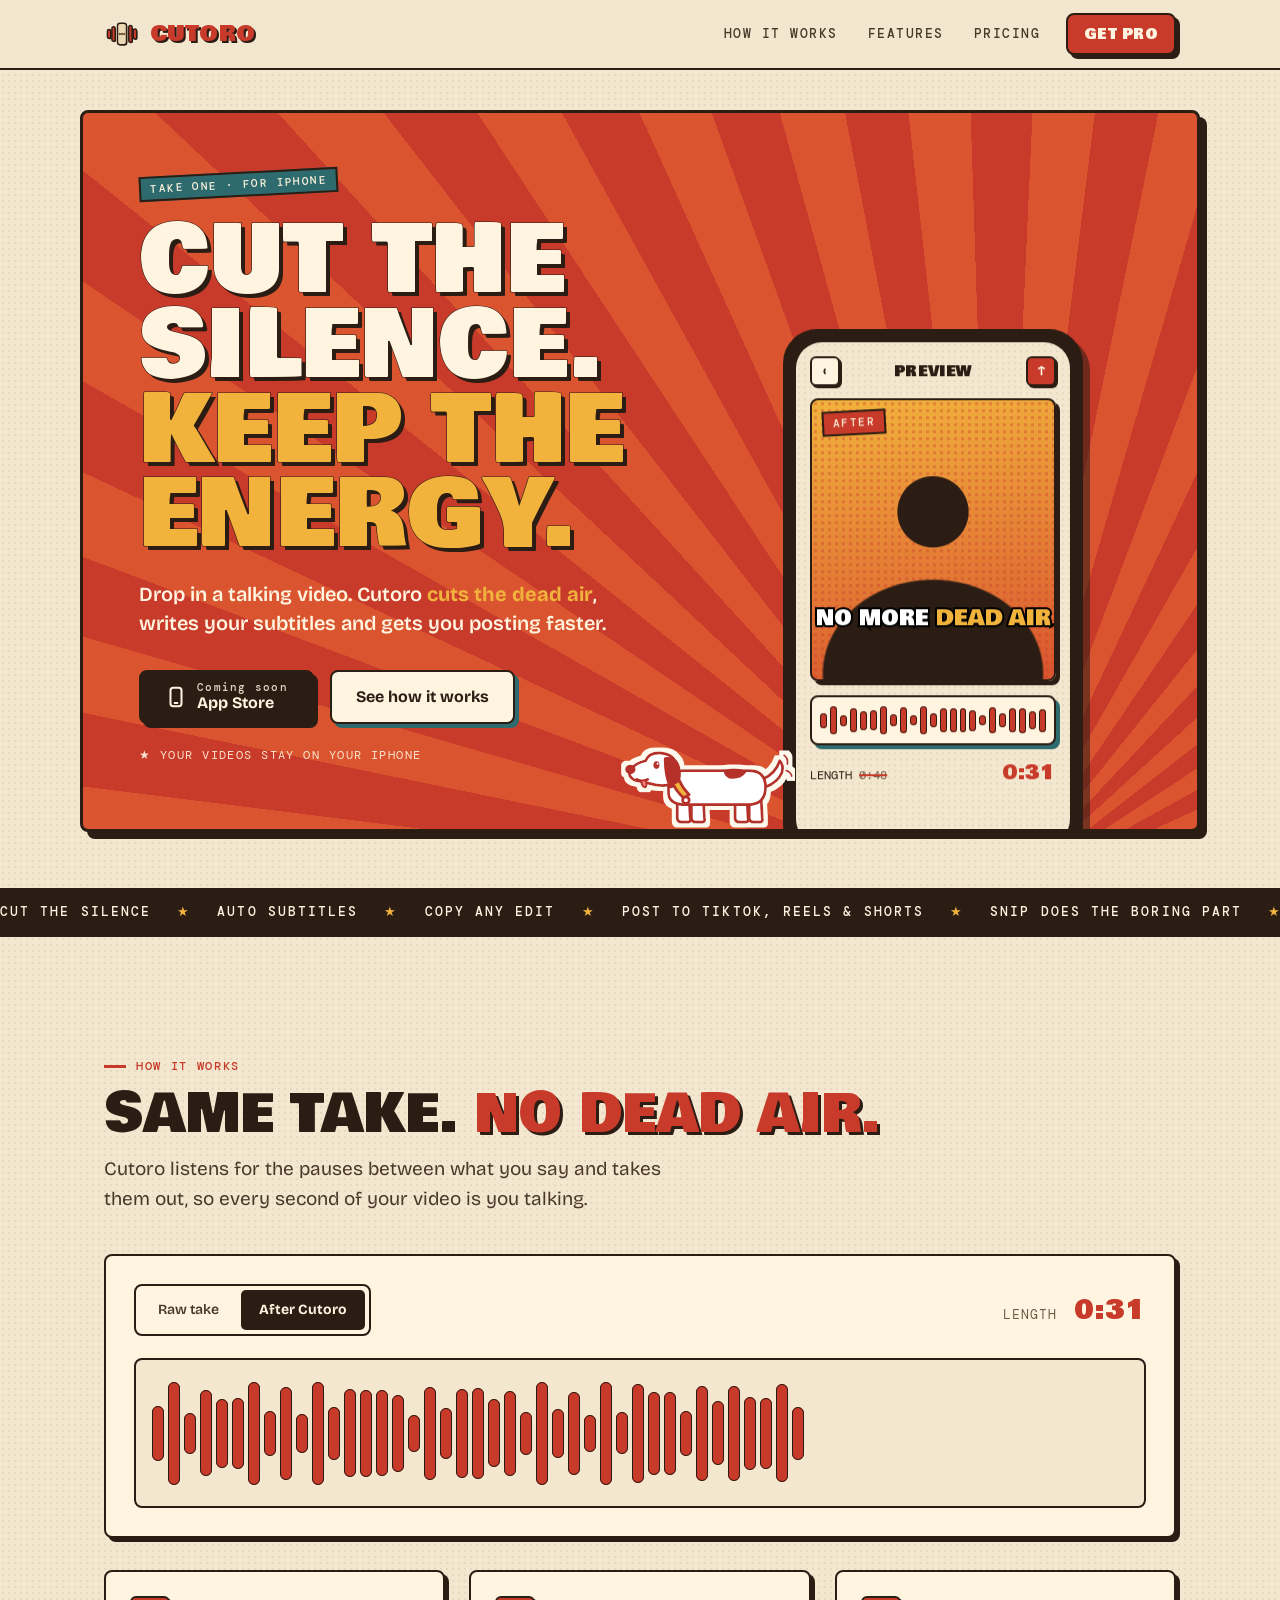
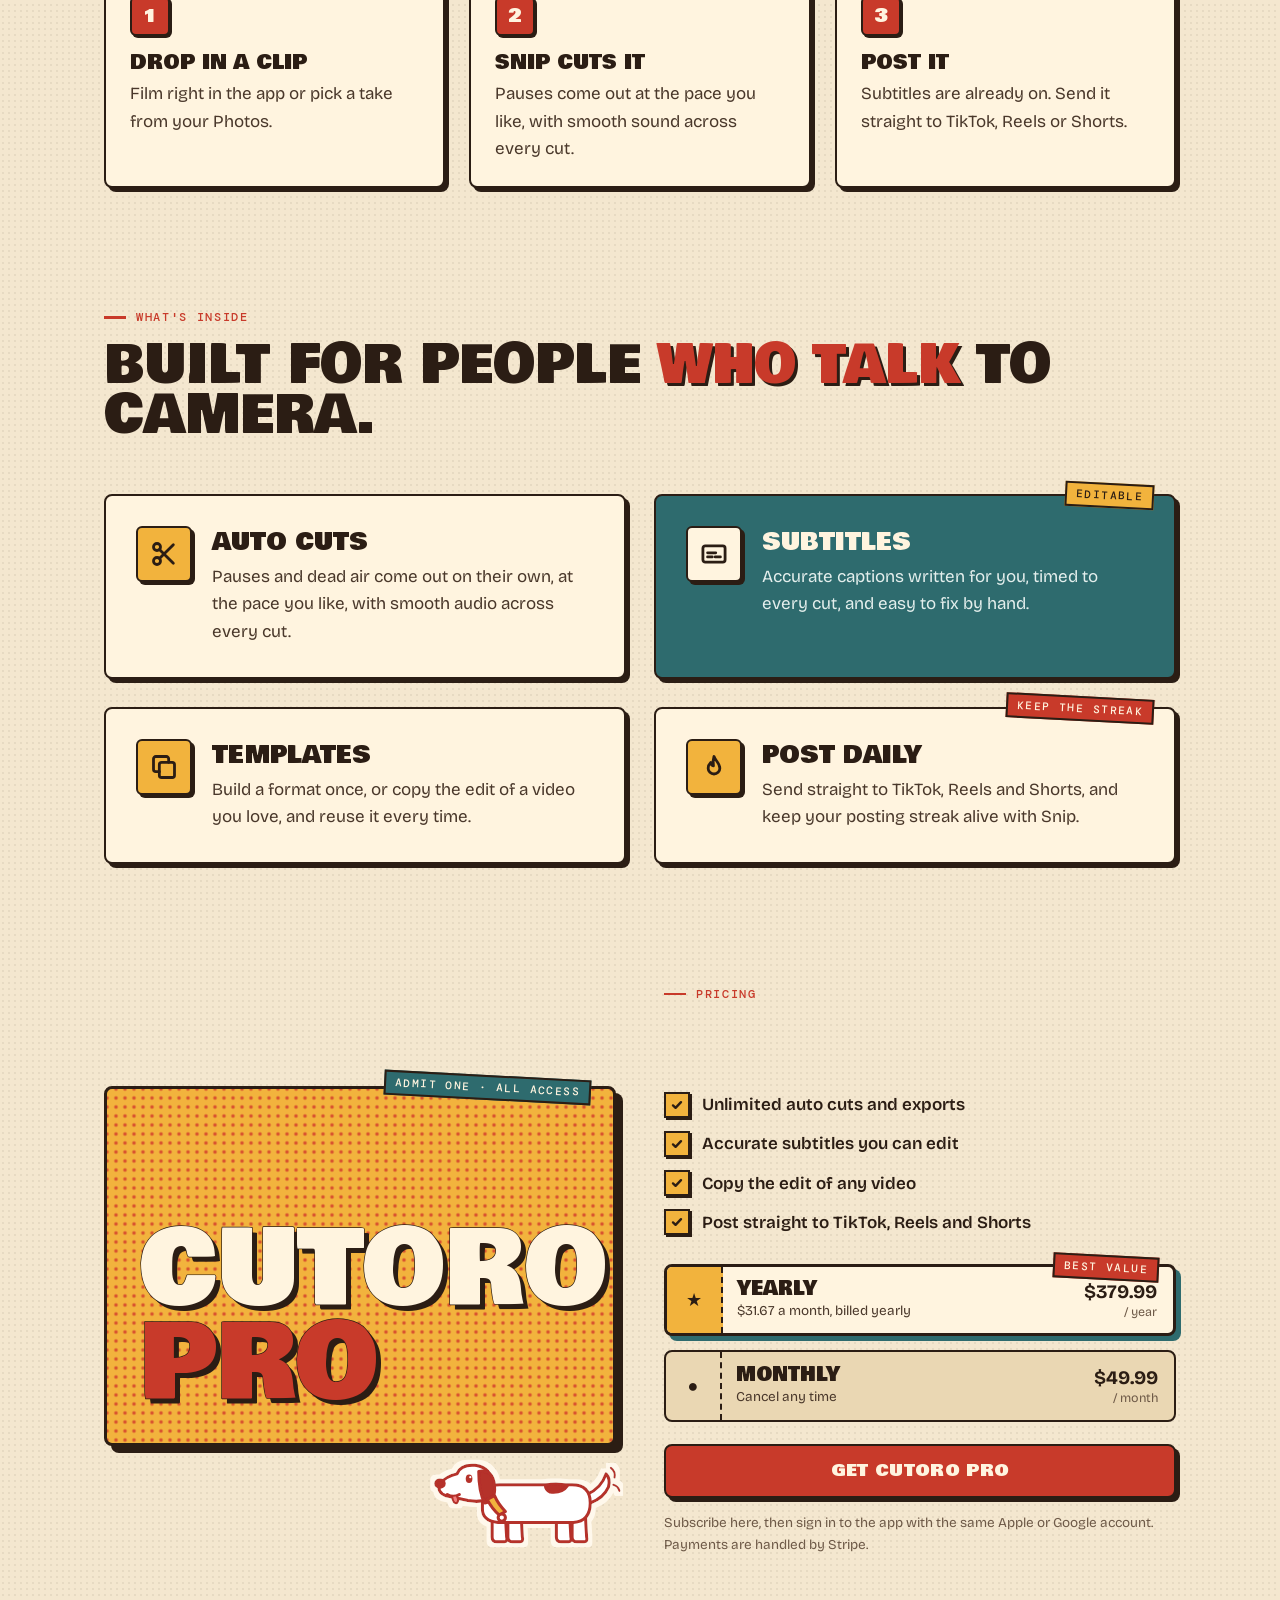
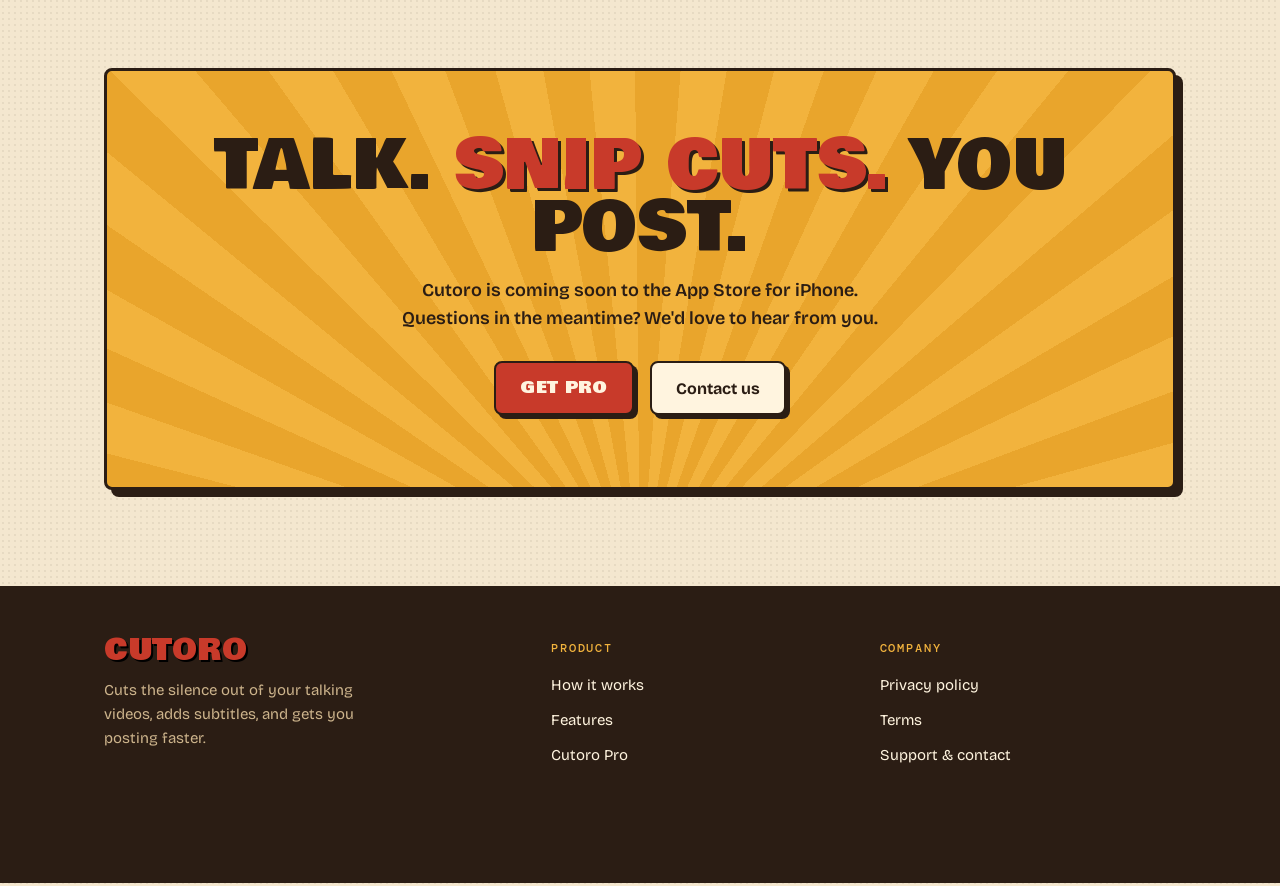
<file: index.html>
<!doctype html>
<html lang="en">
<head>
<meta charset="utf-8">
<meta name="viewport" content="width=device-width, initial-scale=1">
<title>Cutoro · Cut the silence</title>
<meta name="description" content="Cutoro cuts the silence out of your talking videos, adds subtitles, and gets you posting faster. For iPhone.">
<meta name="theme-color" content="#F4E7CF">
<meta property="og:title" content="Cutoro · Cut the silence">
<meta property="og:description" content="Drop in a clip. Cutoro cuts the silence, adds subtitles, and gets you posting faster.">
<link rel="icon" href="assets/favicon.svg" type="image/svg+xml">
<link rel="preconnect" href="https://fonts.googleapis.com">
<link rel="preconnect" href="https://fonts.gstatic.com" crossorigin>
<link href="https://fonts.googleapis.com/css2?family=Bowlby+One&family=Bricolage+Grotesque:opsz,wght@12..96,400;12..96,500;12..96,600;12..96,700&family=DM+Mono:wght@400;500&display=swap" rel="stylesheet">
<link rel="stylesheet" href="assets/site.css">
<style>
  /* ── Hero ── */
  .hero { padding: 40px 0 0; }
  .hero-poster {
    position: relative; overflow: hidden;
    border: var(--ink-heavy) solid var(--ink); border-radius: var(--corner);
    box-shadow: var(--hero-shadow) var(--hero-shadow) 0 var(--ink);
    display: grid; grid-template-columns: minmax(0, 1.15fr) minmax(0, 0.85fr); align-items: end; gap: 24px;
    padding: 56px 56px 0; color: var(--cream);
  }
  .hero-copy { padding-bottom: 64px; position: relative; z-index: 2; }
  .hero h1 {
    margin: 22px 0 0; font-size: clamp(46px, 7.4vw, 92px);
    text-shadow: 4px 4px 0 var(--ink);
    -webkit-text-stroke: 1.2px var(--ink); paint-order: stroke fill;
  }
  .hero h1 .line { display: block; }
  .hero h1 .accent { color: var(--mustard); }
  .hero-lead { max-width: 470px; margin: 22px 0 32px; font-size: 20px; font-weight: 600; line-height: 1.45; }
  .hero-lead b { color: var(--mustard); }
  .hero-actions { display: flex; flex-wrap: wrap; gap: 16px; }
  .hero-note { margin: 22px 0 0; font-family: var(--mono); font-size: 12px; letter-spacing: 0.12em; text-transform: uppercase; opacity: .9; }

  /* Phone */
  .hero-stage { position: relative; align-self: end; display: flex; justify-content: center; }
  .phone {
    position: relative; z-index: 1; width: 300px; margin-bottom: -40px;
    background: var(--ink); border: var(--ink-heavy) solid var(--ink); border-radius: 34px;
    padding: 10px; box-shadow: var(--hero-shadow) var(--hero-shadow) 0 rgba(43, 29, 20, .55);
  }
  .screen {
    background: var(--paper); border-radius: 26px; overflow: hidden; color: var(--ink);
    background-image: radial-gradient(rgba(43, 29, 20, 0.07) 0.7px, transparent 0.9px); background-size: 6px 6px;
    padding: 14px 14px 56px;
  }
  .screen-bar { display: flex; justify-content: space-between; align-items: center; margin-bottom: 12px; }
  .screen-bar .ico {
    width: 30px; height: 30px; border: 2px solid var(--ink); border-radius: var(--corner-sm);
    background: var(--surface); box-shadow: 2px 2px 0 var(--ink); display: grid; place-items: center;
    font-weight: 700; font-size: 14px; line-height: 1;
  }
  .screen-bar .title { font-family: var(--display); font-size: 15px; letter-spacing: 0.02em; }
  .video {
    position: relative; aspect-ratio: 4 / 4.6; border: var(--ink-w) solid var(--ink); border-radius: var(--corner);
    box-shadow: 4px 4px 0 var(--ink); overflow: hidden;
    background:
      radial-gradient(circle at 50% 40%, #2B1D14 0 17%, transparent 17.5%),
      radial-gradient(ellipse 46% 34% at 50% 98%, #2B1D14 0 98%, transparent 100%),
      radial-gradient(circle, rgba(200, 58, 42, .35) 1.4px, transparent 1.8px) 0 0 / 7px 7px,
      linear-gradient(170deg, var(--mustard), var(--red-ray));
  }
  .video .print-tag { position: absolute; top: 10px; left: 10px; }
  .caption {
    position: absolute; left: 0; right: 0; bottom: 18%; text-align: center;
    font-family: var(--display); font-size: 21px; color: #fff; line-height: 1;
    -webkit-text-stroke: 4px #000; paint-order: stroke fill;
  }
  .caption mark { background: none; color: var(--mustard); }
  .mini-wave { margin-top: 14px; padding: 8px 8px; height: 50px; }
  .lengths { display: flex; align-items: baseline; justify-content: space-between; margin-top: 12px; font-family: var(--mono); font-size: 12px; }
  .lengths s { color: var(--muted); text-decoration-color: var(--red); text-decoration-thickness: 2px; }
  .lengths b { font-family: var(--display); font-weight: 400; font-size: 20px; color: var(--red); }
  .snip-hero { position: absolute; z-index: 3; width: 180px; left: -110px; bottom: -4px; }

  /* Waveform (bars) */
  .wave { display: flex; align-items: center; gap: 3px; background: var(--surface); }
  .wave i {
    flex: 1 1 0; min-width: 2px; height: var(--h); max-width: 9px;
    background: var(--red); border-radius: 99px; outline: 1.5px solid var(--ink); outline-offset: -1.5px;
  }
  .wave .gap { display: flex; align-items: center; gap: 3px; height: 100%; flex: 0 0 auto; }
  .wave .gap i { background: var(--cut); outline: none; opacity: .55; width: 4px; }

  /* ── Sections ── */
  section.block { padding-top: 112px; }
  .block-head { display: flex; justify-content: space-between; align-items: end; gap: 32px; flex-wrap: wrap; margin-bottom: 40px; }

  /* How it works */
  .demo { padding: 28px; }
  .demo-top { display: flex; justify-content: space-between; align-items: center; gap: 16px; flex-wrap: wrap; margin-bottom: 22px; }
  .seg {
    display: inline-flex; gap: 4px; padding: 4px; background: var(--surface);
    border: 2px solid var(--ink); border-radius: var(--corner);
  }
  .seg button {
    font: inherit; font-weight: 600; font-size: 14px; border: 0; cursor: pointer; background: transparent; color: var(--soft);
    min-height: 40px; padding: 0 18px; border-radius: 5px;
  }
  .seg button[aria-pressed="true"] { background: var(--ink); color: var(--cream); font-weight: 700; }
  .demo-len { font-family: var(--mono); font-size: 13px; letter-spacing: 0.08em; text-transform: uppercase; color: var(--muted); }
  .demo-len b { font-family: var(--display); font-weight: 400; font-size: 26px; color: var(--red); letter-spacing: 0; margin-left: 8px; }
  .big-wave {
    height: 150px; padding: 18px 16px; border: var(--ink-w) solid var(--ink); border-radius: var(--corner);
    background: var(--paper); gap: 4px;
  }
  .big-wave i { max-width: 12px; }
  .big-wave .gap {
    position: relative; gap: 4px; padding: 0 6px; margin: 0 2px;
    background: repeating-linear-gradient(-45deg, rgba(180, 80, 31, .16) 0 6px, transparent 6px 12px);
    border: 2px dashed var(--cut); border-radius: 5px;
    overflow: hidden; max-width: 140px;
    transition: max-width .55s cubic-bezier(.6, 0, .2, 1), padding .55s, margin .55s, border-width .2s .35s, opacity .3s;
  }
  .big-wave .gap::before {
    content: "cut"; position: absolute; top: -1px; left: 50%; transform: translateX(-50%);
    font-family: var(--mono); font-size: 10px; font-weight: 500; letter-spacing: .12em; text-transform: uppercase;
    background: var(--cut); color: var(--cream); padding: 0 5px; border-radius: 0 0 3px 3px;
  }
  .big-wave .gap i { width: 5px; }
  .big-wave.after .gap { max-width: 0; padding: 0; margin: 0 -2px; border-width: 0; opacity: 0; }
  @media (prefers-reduced-motion: reduce) { .big-wave .gap { transition: none; } }

  .steps { display: grid; grid-template-columns: repeat(3, minmax(0, 1fr)); gap: 24px; margin-top: 32px; }
  .step { padding: 24px; }
  .step .n {
    display: inline-grid; place-items: center; width: 40px; height: 40px;
    font-family: var(--display); font-size: 18px; color: var(--cream); background: var(--red);
    border: 2px solid var(--ink); border-radius: var(--corner-sm); box-shadow: 2px 2px 0 var(--ink);
  }
  .step h3 { margin: 16px 0 6px; font-family: var(--display); font-weight: 400; font-size: 20px; line-height: 1.1; text-transform: uppercase; }
  .step p { margin: 0; color: var(--soft); }

  /* Features */
  .features { display: grid; grid-template-columns: repeat(2, minmax(0, 1fr)); gap: 28px; }
  .feature { padding: 30px 30px 32px; display: grid; grid-template-columns: auto 1fr; gap: 20px; align-items: start; }
  .feature .icon {
    width: 56px; height: 56px; display: grid; place-items: center;
    background: var(--mustard); border: var(--ink-w) solid var(--ink); border-radius: var(--corner-sm);
    box-shadow: 3px 3px 0 var(--ink);
  }
  .feature .icon svg { width: 28px; height: 28px; }
  .feature h3 { margin: 4px 0 8px; font-family: var(--display); font-weight: 400; font-size: 24px; line-height: 1.05; text-transform: uppercase; }
  .feature p { margin: 0; color: var(--soft); }
  .feature .print-tag { position: absolute; top: -13px; right: 20px; }
  .feature.teal { background: var(--teal); color: var(--cream); }
  .feature.teal p { color: #E3EEEC; }
  .feature.teal .icon { background: var(--cream); }

  /* Pro */
  .pro { display: grid; grid-template-columns: minmax(0, 1fr) minmax(0, 1fr); gap: 48px; align-items: center; }
  .pro-poster {
    position: relative; min-height: 360px; padding: 32px;
    border: var(--ink-heavy) solid var(--ink); border-radius: var(--corner);
    box-shadow: var(--hero-shadow) var(--hero-shadow) 0 var(--ink);
    display: flex; flex-direction: column; justify-content: flex-end;
  }
  .pro-poster .display { font-size: clamp(62px, 8vw, 104px); -webkit-text-stroke: 1.4px var(--ink); paint-order: stroke fill; text-shadow: 5px 5px 0 var(--ink); }
  .pro-poster .display span { display: block; }
  .pro-poster .display .c { color: var(--cream); }
  .pro-poster .display .r { color: var(--red); }
  .pro-poster .print-tag { position: absolute; top: -14px; right: 22px; }
  .pro-poster .snip-pro { position: absolute; right: -10px; bottom: -34px; width: 200px; }
  .checks { list-style: none; padding: 0; margin: 24px 0 28px; display: grid; gap: 12px; }
  .checks li { display: flex; gap: 12px; align-items: center; font-weight: 600; }
  .checks li::before {
    content: ""; flex: none; width: 22px; height: 22px; background: var(--mustard);
    border: 2px solid var(--ink); box-shadow: 2px 2px 0 var(--ink);
    background-image: url("data:image/svg+xml,%3Csvg xmlns='http://www.w3.org/2000/svg' viewBox='0 0 20 20'%3E%3Cpath d='M5 10.5l3.2 3L15 6.5' fill='none' stroke='%232B1D14' stroke-width='3' stroke-linecap='round' stroke-linejoin='round'/%3E%3C/svg%3E");
    background-size: 16px; background-position: center; background-repeat: no-repeat;
  }
  .tickets { display: grid; gap: 14px; margin-bottom: 22px; }
  .ticket-row {
    position: relative; display: flex; align-items: stretch; min-height: 72px; text-decoration: none; color: var(--ink);
    background: var(--surface2); border: var(--ink-w) solid var(--ink); border-radius: var(--corner); overflow: visible;
  }
  .ticket-row.best { background: var(--surface); border-width: var(--ink-heavy); box-shadow: 5px 5px 0 var(--teal); }
  .ticket-row .stub { width: 56px; flex: none; border-right: 2.5px dashed var(--ink); display: grid; place-items: center; font-family: var(--display); font-size: 18px; }
  .ticket-row.best .stub { background: var(--mustard); border-radius: 5px 0 0 5px; }
  .ticket-row .what { padding: 12px 14px; display: flex; flex-direction: column; justify-content: center; }
  .ticket-row .what b { font-family: var(--display); font-weight: 400; font-size: 19px; text-transform: uppercase; line-height: 1.1; }
  .ticket-row .what small { color: var(--soft); font-size: 13.5px; }
  .ticket-row .price { margin-left: auto; padding: 0 16px; display: flex; flex-direction: column; justify-content: center; text-align: right; line-height: 1.2; }
  .ticket-row .price b { font-size: 19px; }
  .ticket-row .price small { font-size: 12.5px; color: var(--muted); }
  .ticket-row .print-tag { position: absolute; top: -12px; right: 14px; }
  .fine { font-size: 13.5px; color: var(--muted); margin: 14px 0 0; }

  /* Closing CTA */
  .cta {
    position: relative; overflow: hidden; text-align: center; padding: 64px 24px 72px;
    border: var(--ink-heavy) solid var(--ink); border-radius: var(--corner);
    box-shadow: var(--hero-shadow) var(--hero-shadow) 0 var(--ink);
  }
  .cta .display { font-size: clamp(36px, 6vw, 68px); color: var(--ink); }
  .cta .display span { color: var(--red); text-shadow: 3px 3px 0 var(--ink); }
  .cta p { max-width: 520px; margin: 16px auto 28px; font-size: 18px; font-weight: 600; }
  .cta-actions { display: flex; flex-wrap: wrap; gap: 16px; justify-content: center; }

  @media (max-width: 960px) {
    .hero-poster { grid-template-columns: minmax(0, 1fr); padding: 40px 32px 0; }
    .hero-copy { padding-bottom: 8px; }
    .hero-stage { padding-top: 12px; }
    .pro { grid-template-columns: minmax(0, 1fr); gap: 56px; }
    .steps { grid-template-columns: minmax(0, 1fr); gap: 18px; }
    .features { grid-template-columns: minmax(0, 1fr); gap: 24px; }
  }
  @media (max-width: 600px) {
    .hero { padding-top: 20px; }
    .hero-poster { padding: 28px 20px 0; }
    .hero-lead { font-size: 17px; }
    .hero-actions .btn { width: 100%; }
    .phone { width: 260px; }
    .snip-hero { display: none; }
    .caption { font-size: 18px; }
    section.block { padding-top: 80px; }
    .demo { padding: 18px; }
    .big-wave { height: 110px; padding: 14px 8px; gap: 2px; }
    .big-wave .gap { gap: 2px; padding: 0 3px; }
    .big-wave .gap i { width: 3px; }
    .feature { padding: 24px 20px; grid-template-columns: minmax(0, 1fr); gap: 14px; }
    .pro-poster { min-height: 300px; padding: 24px; }
    .pro-poster .snip-pro { width: 150px; }
    .cta { padding: 48px 18px 56px; }
    .cta-actions .btn { width: 100%; }
  }
</style>
</head>
<body>

<header class="site-header">
  <div class="container">
    <a class="brand" href="./" aria-label="Cutoro home">
      <img class="brand-mark" src="assets/mark.svg" alt="">
      <span class="brand-word">CUTORO</span>
    </a>
    <nav class="nav" aria-label="Main">
      <a class="hide-sm" href="#how">How it works</a>
      <a class="hide-sm" href="#features">Features</a>
      <a class="hide-sm" href="#pro">Pricing</a>
      <a class="btn btn-primary btn-sm" href="account.html">Get Pro</a>
    </nav>
  </div>
</header>

<main>
  <!-- Hero -->
  <section class="hero container" aria-labelledby="hero-title">
    <div class="hero-poster rays">
      <div class="hero-copy">
        <span class="print-tag tilt-l">Take one · For iPhone</span>
        <h1 class="display" id="hero-title"><span class="line">Cut the silence.</span><span class="line accent">Keep the energy.</span></h1>
        <p class="hero-lead">Drop in a talking video. Cutoro <b>cuts the dead air</b>, writes your subtitles and gets you posting faster.</p>
        <div class="hero-actions">
          <span class="btn btn-ink" role="note">
            <svg width="22" height="22" viewBox="0 0 24 24" aria-hidden="true"><rect x="6" y="2" width="12" height="20" rx="3" fill="none" stroke="currentColor" stroke-width="2.2"/><path d="M10.5 18.5h3" stroke="currentColor" stroke-width="2.2" stroke-linecap="round"/></svg>
            <span class="stack"><small>Coming soon</small>App Store</span>
          </span>
          <a class="btn btn-secondary" href="#how">See how it works</a>
        </div>
        <p class="hero-note">★ Your videos stay on your iPhone</p>
      </div>

      <div class="hero-stage" aria-hidden="true">
        <div class="phone" data-drift="-0.08">
          <div class="screen">
            <div class="screen-bar">
              <span class="ico">‹</span>
              <span class="title">PREVIEW</span>
              <span class="ico" style="background:var(--red);color:var(--cream)">↑</span>
            </div>
            <div class="video">
              <span class="print-tag red tilt-l">After</span>
              <div class="caption">NO MORE <mark>DEAD AIR</mark></div>
            </div>
            <div class="card teal-shadow wave mini-wave">
              <i style="--h:50%"></i><i style="--h:94%"></i><i style="--h:37%"></i><i style="--h:78%"></i><i style="--h:63%"></i><i style="--h:65%"></i><i style="--h:94%"></i><i style="--h:41%"></i><i style="--h:85%"></i><i style="--h:35%"></i><i style="--h:94%"></i><i style="--h:48%"></i><i style="--h:80%"></i><i style="--h:79%"></i><i style="--h:78%"></i><i style="--h:70%"></i><i style="--h:33%"></i><i style="--h:84%"></i><i style="--h:46%"></i><i style="--h:81%"></i><i style="--h:83%"></i><i style="--h:62%"></i><i style="--h:77%"></i>
            </div>
            <div class="lengths"><span>LENGTH <s>0:48</s></span><b>0:31</b></div>
          </div>
        </div>
        <img class="snip-hero" src="assets/snip.svg" alt="" data-reveal="hop">
      </div>
    </div>
  </section>

  <div class="ticker" aria-hidden="true" style="margin-top:56px">
    <div class="ticker-track">
      <span>Cut the silence</span><span>Auto subtitles</span><span>Copy any edit</span><span>Post to TikTok, Reels &amp; Shorts</span><span>Snip does the boring part</span>
      <span>Cut the silence</span><span>Auto subtitles</span><span>Copy any edit</span><span>Post to TikTok, Reels &amp; Shorts</span><span>Snip does the boring part</span>
    </div>
  </div>

  <!-- How it works -->
  <section class="block container" id="how" aria-labelledby="how-title">
    <div class="block-head">
      <div>
        <span class="eyebrow">How it works</span>
        <h2 class="section-title" id="how-title">Same take. <em>No dead air.</em></h2>
        <p class="section-lead">Cutoro listens for the pauses between what you say and takes them out, so every second of your video is you talking.</p>
      </div>
    </div>

    <div class="card demo">
      <div class="demo-top">
        <div class="seg" role="group" aria-label="Show the waveform">
          <button type="button" aria-pressed="true" data-view="before">Raw take</button>
          <button type="button" aria-pressed="false" data-view="after">After Cutoro</button>
        </div>
        <span class="demo-len" aria-live="polite">Length <b id="demo-len">0:48</b></span>
      </div>
      <div class="wave big-wave" id="big-wave" role="img" aria-label="A waveform of a talking video. The quiet gaps between sentences are marked to be cut.">
        <i style="--h:50%"></i><i style="--h:94%"></i><i style="--h:37%"></i><i style="--h:78%"></i><i style="--h:63%"></i><i style="--h:65%"></i><i style="--h:94%"></i><i style="--h:41%"></i><i style="--h:85%"></i><span class="gap"><i style="--h:9%"></i><i style="--h:9%"></i><i style="--h:6%"></i><i style="--h:7%"></i></span><i style="--h:35%"></i><i style="--h:94%"></i><i style="--h:48%"></i><i style="--h:80%"></i><i style="--h:79%"></i><i style="--h:78%"></i><i style="--h:70%"></i><span class="gap"><i style="--h:10%"></i><i style="--h:10%"></i><i style="--h:9%"></i><i style="--h:6%"></i><i style="--h:7%"></i></span><i style="--h:33%"></i><i style="--h:84%"></i><i style="--h:46%"></i><i style="--h:81%"></i><i style="--h:83%"></i><i style="--h:62%"></i><i style="--h:77%"></i><i style="--h:39%"></i><i style="--h:94%"></i><i style="--h:44%"></i><i style="--h:76%"></i><span class="gap"><i style="--h:10%"></i><i style="--h:11%"></i><i style="--h:6%"></i><i style="--h:10%"></i></span><i style="--h:33%"></i><i style="--h:94%"></i><i style="--h:38%"></i><i style="--h:90%"></i><i style="--h:75%"></i><i style="--h:76%"></i><span class="gap"><i style="--h:9%"></i><i style="--h:8%"></i><i style="--h:8%"></i><i style="--h:7%"></i><i style="--h:12%"></i></span><i style="--h:41%"></i><i style="--h:86%"></i><i style="--h:58%"></i><i style="--h:86%"></i><i style="--h:66%"></i><i style="--h:64%"></i><i style="--h:89%"></i><i style="--h:48%"></i>
      </div>
    </div>

    <div class="steps">
      <article class="card step">
        <span class="n">1</span>
        <h3>Drop in a clip</h3>
        <p>Film right in the app or pick a take from your Photos.</p>
      </article>
      <article class="card step">
        <span class="n">2</span>
        <h3>Snip cuts it</h3>
        <p>Pauses come out at the pace you like, with smooth sound across every cut.</p>
      </article>
      <article class="card step">
        <span class="n">3</span>
        <h3>Post it</h3>
        <p>Subtitles are already on. Send it straight to TikTok, Reels or Shorts.</p>
      </article>
    </div>
  </section>

  <!-- Features -->
  <section class="block container" id="features" aria-labelledby="features-title">
    <div class="block-head">
      <div>
        <span class="eyebrow">What's inside</span>
        <h2 class="section-title" id="features-title">Built for people <em>who talk</em> to camera.</h2>
      </div>
    </div>
    <div class="features">
      <article class="card feature">
        <span class="icon" aria-hidden="true">
          <svg viewBox="0 0 24 24" fill="none" stroke="#2B1D14" stroke-width="2.4" stroke-linecap="round" stroke-linejoin="round"><circle cx="6" cy="6" r="3"/><circle cx="6" cy="18" r="3"/><path d="M8.1 8.1 20 20M8.1 15.9 20 4"/></svg>
        </span>
        <div>
          <h3>Auto cuts</h3>
          <p>Pauses and dead air come out on their own, at the pace you like, with smooth audio across every cut.</p>
        </div>
      </article>
      <article class="card feature teal">
        <span class="print-tag mustard">Editable</span>
        <span class="icon" aria-hidden="true">
          <svg viewBox="0 0 24 24" fill="none" stroke="#2B1D14" stroke-width="2.4" stroke-linecap="round" stroke-linejoin="round"><rect x="2.5" y="5" width="19" height="14" rx="2"/><path d="M6.5 14.5h4M13 14.5h4.5M6.5 11h7"/></svg>
        </span>
        <div>
          <h3>Subtitles</h3>
          <p>Accurate captions written for you, timed to every cut, and easy to fix by hand.</p>
        </div>
      </article>
      <article class="card feature">
        <span class="icon" aria-hidden="true">
          <svg viewBox="0 0 24 24" fill="none" stroke="#2B1D14" stroke-width="2.4" stroke-linecap="round" stroke-linejoin="round"><rect x="8" y="8" width="13" height="13" rx="2"/><path d="M16 8V5a2 2 0 0 0-2-2H5a2 2 0 0 0-2 2v9a2 2 0 0 0 2 2h3"/></svg>
        </span>
        <div>
          <h3>Templates</h3>
          <p>Build a format once, or copy the edit of a video you love, and reuse it every time.</p>
        </div>
      </article>
      <article class="card feature">
        <span class="print-tag red">Keep the streak</span>
        <span class="icon" aria-hidden="true">
          <svg viewBox="0 0 24 24" fill="none" stroke="#2B1D14" stroke-width="2.4" stroke-linecap="round" stroke-linejoin="round"><path d="M12 3c1 3.5 5 5.5 5 10a5 5 0 0 1-10 0c0-2.2 1-3.6 2.2-4.8.3 1.6 1.1 2.6 2.3 2.8C11 8.5 11.2 5.5 12 3Z"/></svg>
        </span>
        <div>
          <h3>Post daily</h3>
          <p>Send straight to TikTok, Reels and Shorts, and keep your posting streak alive with Snip.</p>
        </div>
      </article>
    </div>
  </section>

  <!-- Pro -->
  <section class="block container" id="pro" aria-labelledby="pro-title">
    <div class="pro">
      <div class="pro-poster halftone" aria-hidden="true">
        <span class="print-tag">Admit one · All access</span>
        <p class="display"><span class="c">Cutoro</span><span class="r">Pro</span></p>
        <img class="snip-pro" src="assets/snip.svg" alt="" data-drift="-0.1">
      </div>
      <div>
        <span class="eyebrow">Pricing</span>
        <h2 class="section-title" id="pro-title">Go <em>Pro.</em></h2>
        <ul class="checks">
          <li>Unlimited auto cuts and exports</li>
          <li>Accurate subtitles you can edit</li>
          <li>Copy the edit of any video</li>
          <li>Post straight to TikTok, Reels and Shorts</li>
        </ul>
        <div class="tickets">
          <a class="ticket-row best" href="account.html">
            <span class="print-tag red">Best value</span>
            <span class="stub" aria-hidden="true">★</span>
            <span class="what"><b>Yearly</b><small>$31.67 a month, billed yearly</small></span>
            <span class="price"><b>$379.99</b><small>/ year</small></span>
          </a>
          <a class="ticket-row" href="account.html">
            <span class="stub" aria-hidden="true">●</span>
            <span class="what"><b>Monthly</b><small>Cancel any time</small></span>
            <span class="price"><b>$49.99</b><small>/ month</small></span>
          </a>
        </div>
        <a class="btn btn-primary btn-block" href="account.html">Get Cutoro Pro</a>
        <p class="fine">Subscribe here, then sign in to the app with the same Apple or Google account. Payments are handled by Stripe.</p>
      </div>
    </div>
  </section>

  <!-- CTA -->
  <section class="block container" aria-labelledby="cta-title">
    <div class="cta rays mustard">
      <h2 class="display" id="cta-title">Talk. <span>Snip cuts.</span> You post.</h2>
      <p>Cutoro is coming soon to the App Store for iPhone. Questions in the meantime? We'd love to hear from you.</p>
      <div class="cta-actions">
        <a class="btn btn-primary" href="account.html">Get Pro</a>
        <a class="btn" href="mailto:matthewseto2004@gmail.com">Contact us</a>
      </div>
    </div>
  </section>
</main>

<footer class="site-footer">
  <div class="container">
    <div>
      <span class="brand-word">CUTORO</span>
      <p>Cuts the silence out of your talking videos, adds subtitles, and gets you posting faster.</p>
    </div>
    <div>
      <h4>Product</h4>
      <ul>
        <li><a href="#how">How it works</a></li>
        <li><a href="#features">Features</a></li>
        <li><a href="account.html">Cutoro Pro</a></li>
      </ul>
    </div>
    <div>
      <h4>Company</h4>
      <ul>
        <li><a href="privacypolicy.html">Privacy policy</a></li>
        <li><a href="https://www.apple.com/legal/internet-services/itunes/dev/stdeula/">Terms</a></li>
        <li><a href="mailto:matthewseto2004@gmail.com">Support &amp; contact</a></li>
      </ul>
    </div>
    <div class="footer-base">
      <span>© 2026 Cutoro · Made by Jacob Seto</span>
      <span>Cut the silence · Keep the energy</span>
    </div>
  </div>
</footer>

<script src="assets/motion.js"></script>
<script>
  // The before/after toggle collapses the marked silences, like the app's onboarding demo.
  (() => {
    const wave = document.getElementById("big-wave");
    const len = document.getElementById("demo-len");
    const buttons = document.querySelectorAll(".seg button");
    const show = (view) => {
      const after = view === "after";
      wave.classList.toggle("after", after);
      len.textContent = after ? "0:31" : "0:48";
      wave.setAttribute("aria-label", after
        ? "The same waveform with the quiet gaps removed, so the speech runs back to back."
        : "A waveform of a talking video. The quiet gaps between sentences are marked to be cut.");
      buttons.forEach((b) => b.setAttribute("aria-pressed", String(b.dataset.view === view)));
    };
    let touched = false;
    buttons.forEach((b) => b.addEventListener("click", () => { touched = true; show(b.dataset.view); }));
    // The first time the demo scrolls into view, play the cut once on its own.
    window.cutoroOnView?.(wave, () => setTimeout(() => { if (!touched) show("after"); }, 900), 0.7);
  })();
</script>
</body>
</html>
</file>
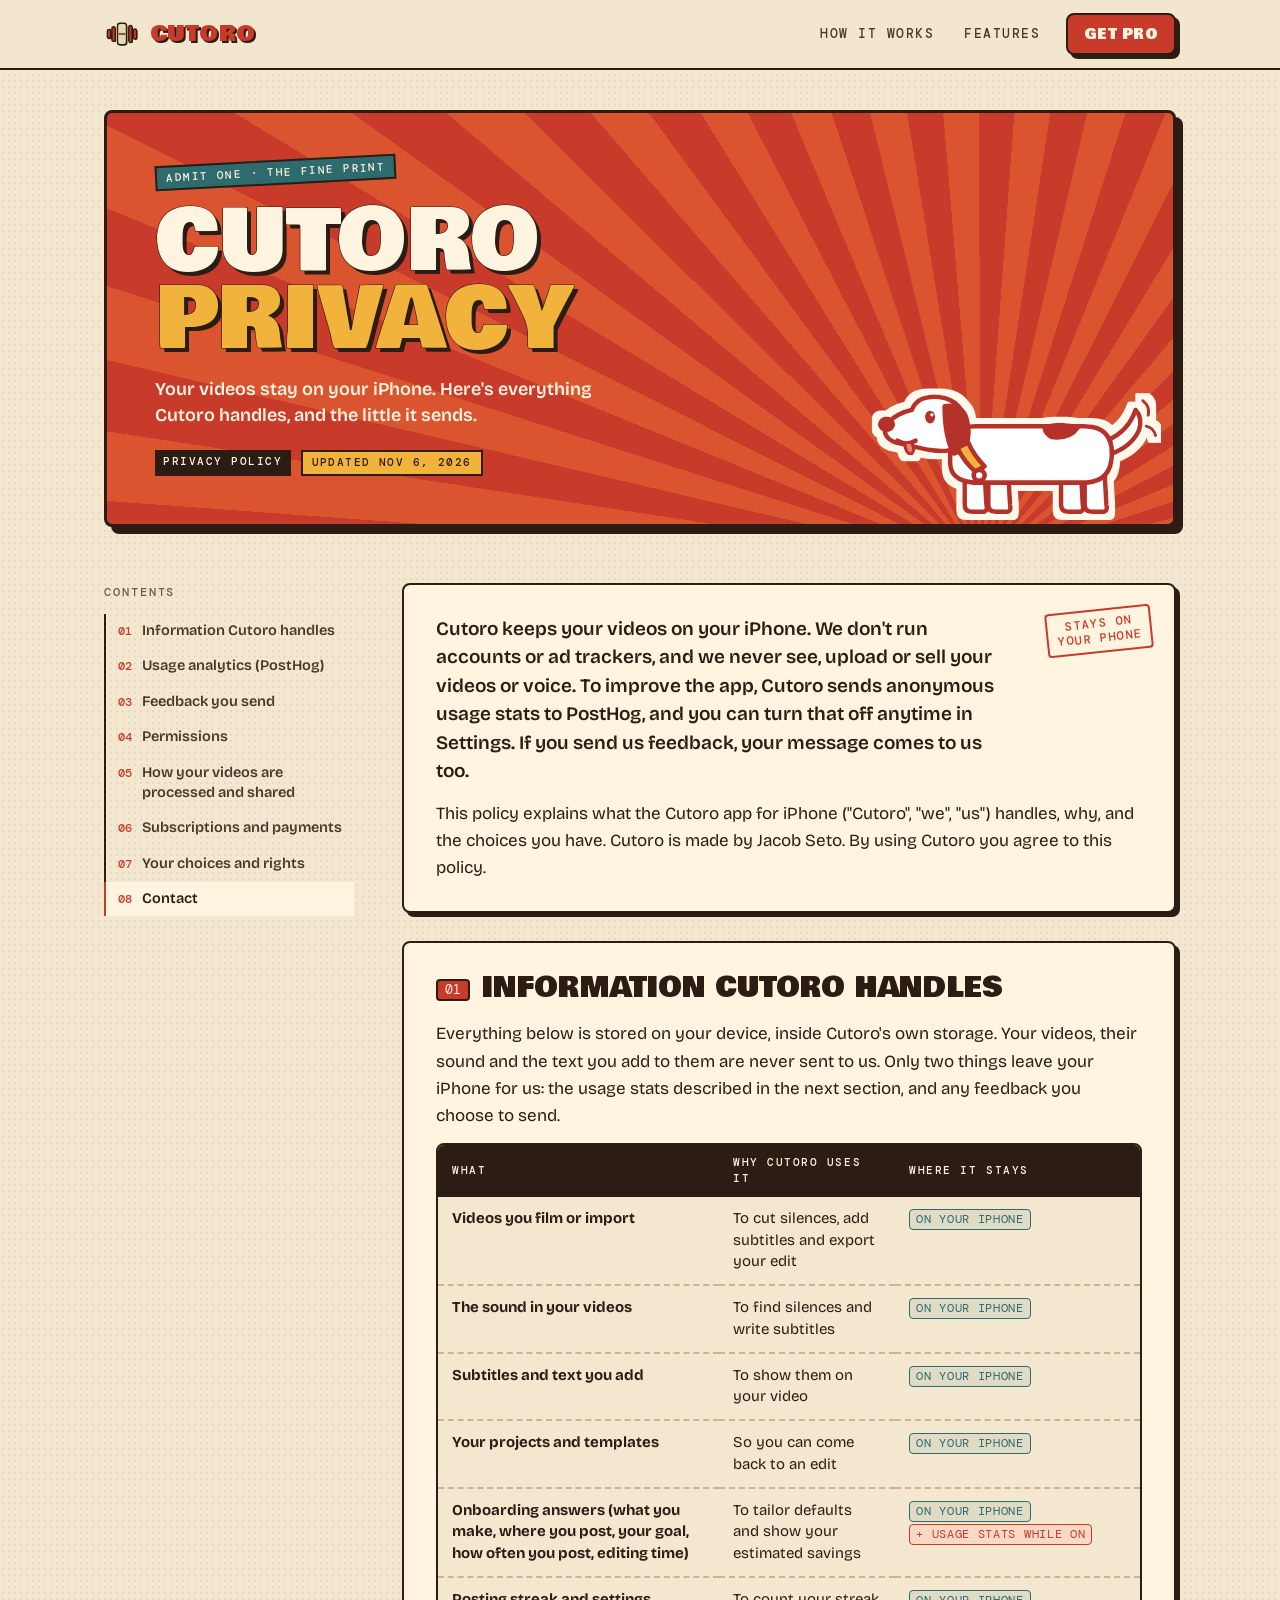
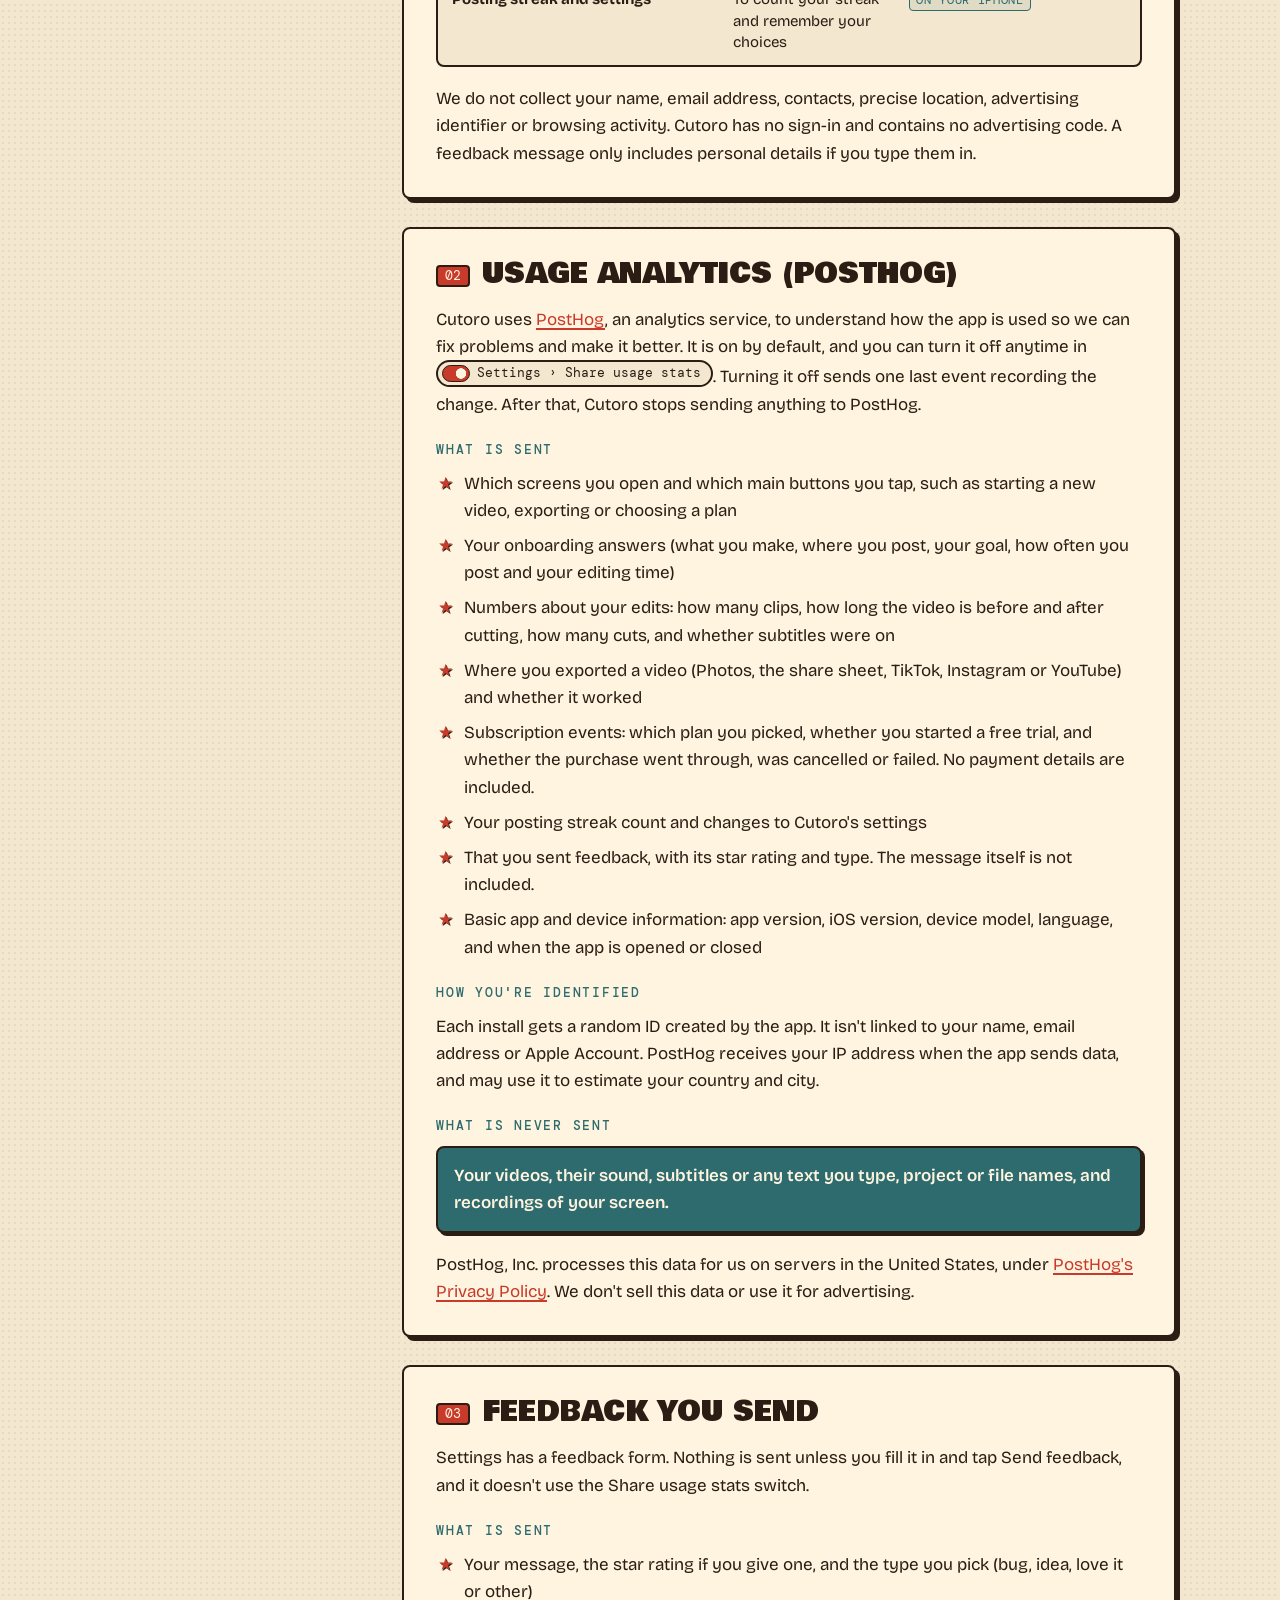
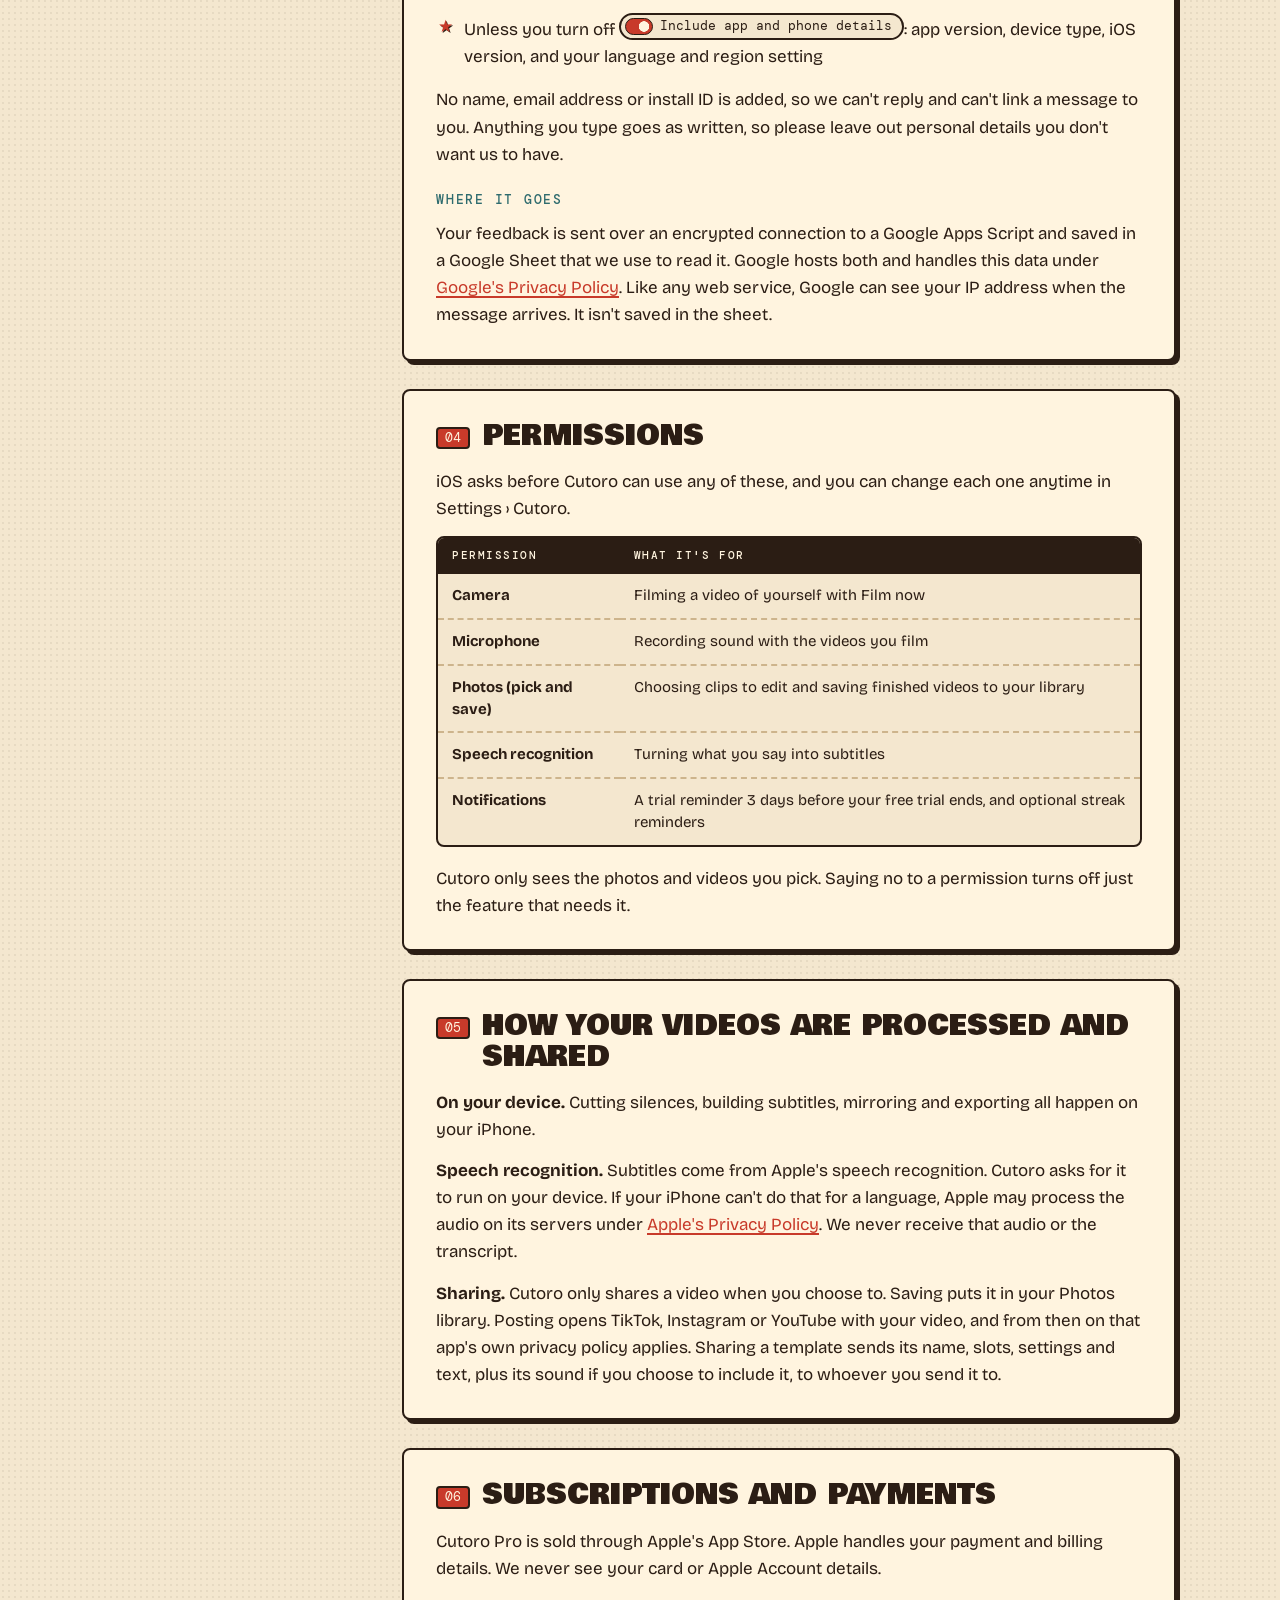
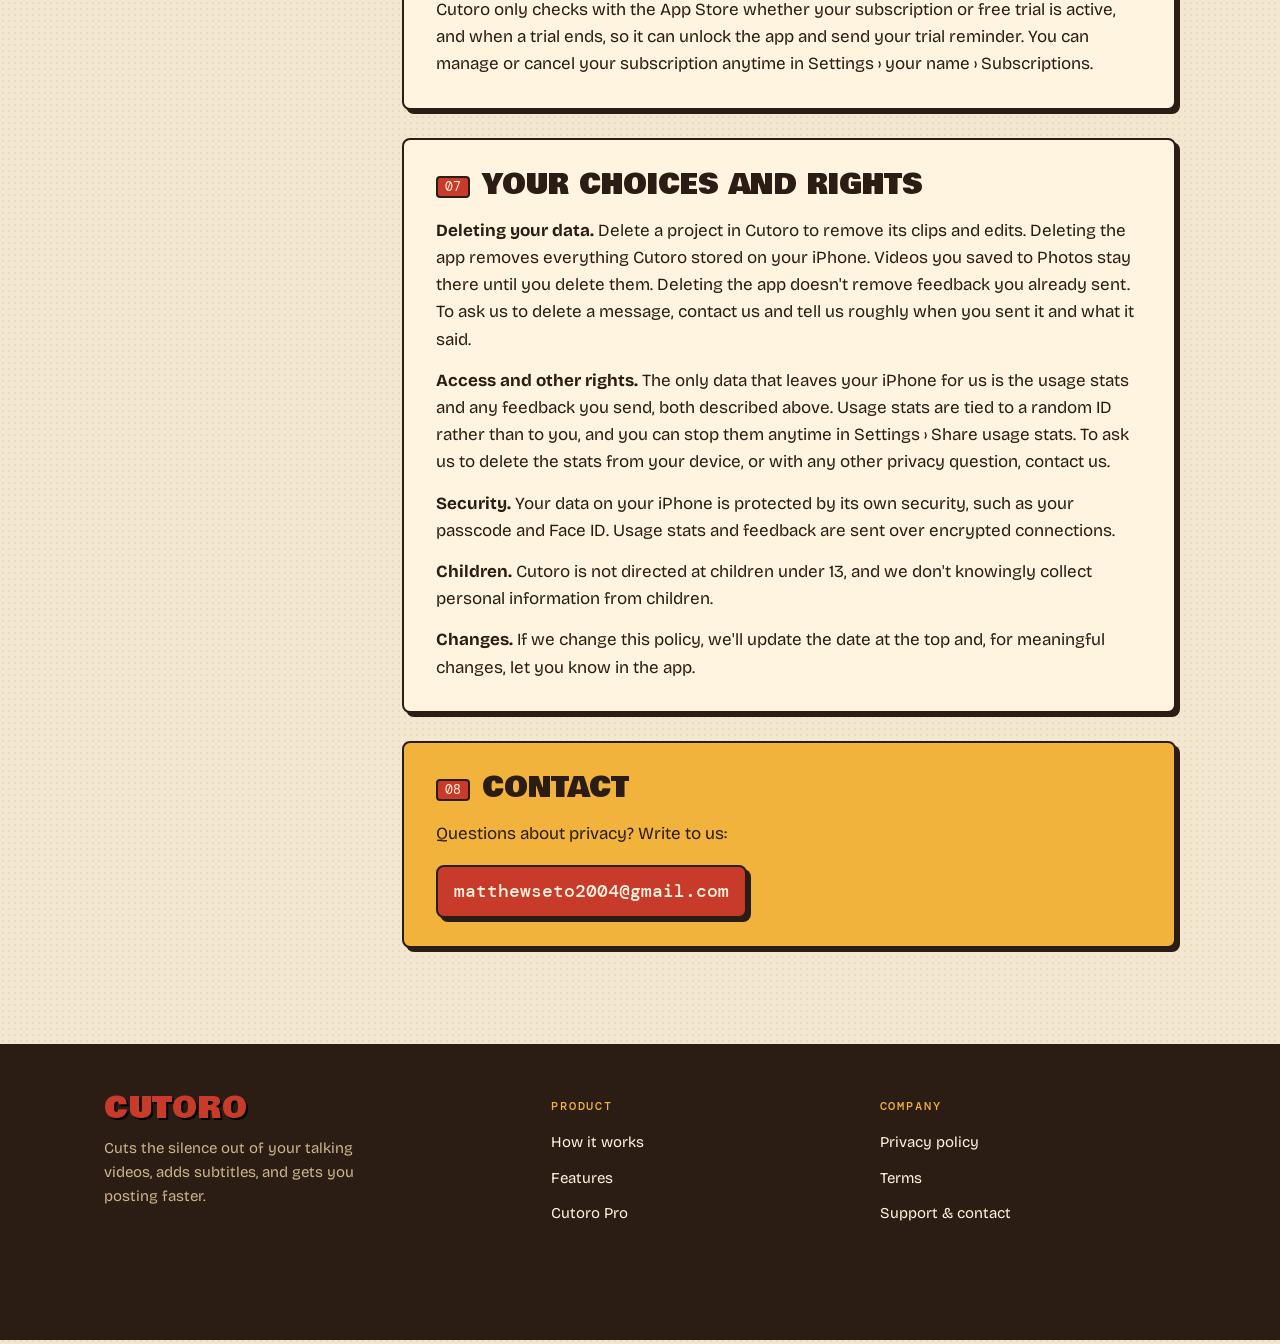
<file: privacypolicy.html>
<!doctype html>
<html lang="en">
<head>
<meta charset="utf-8">
<meta name="viewport" content="width=device-width, initial-scale=1">
<title>Privacy Policy · Cutoro</title>
<meta name="description" content="How Cutoro handles your videos, your data and anonymous usage stats.">
<meta name="theme-color" content="#F4E7CF">
<link rel="icon" href="assets/favicon.svg" type="image/svg+xml">
<link rel="preconnect" href="https://fonts.googleapis.com">
<link rel="preconnect" href="https://fonts.gstatic.com" crossorigin>
<link href="https://fonts.googleapis.com/css2?family=Bowlby+One&family=Bricolage+Grotesque:opsz,wght@12..96,400;12..96,500;12..96,600;12..96,700&family=DM+Mono:wght@400;500&display=swap" rel="stylesheet">
<link rel="stylesheet" href="assets/site.css">
<style>
  /* Header poster */
  .doc-hero { padding-top: 40px; }
  .doc-poster {
    position: relative; overflow: hidden; color: var(--cream);
    border: var(--ink-heavy) solid var(--ink); border-radius: var(--corner);
    box-shadow: var(--hero-shadow) var(--hero-shadow) 0 var(--ink);
    padding: 44px 48px 48px; min-height: 280px;
  }
  .doc-poster h1 { margin-top: 18px; font-size: clamp(44px, 7vw, 84px); text-shadow: 4px 4px 0 var(--ink); -webkit-text-stroke: 1.2px var(--ink); paint-order: stroke fill; }
  .doc-poster h1 span { display: block; color: var(--mustard); }
  .doc-poster .lede { max-width: 470px; margin: 18px 0 0; font-weight: 600; font-size: 18px; line-height: 1.45; position: relative; z-index: 2; }
  .doc-poster .meta { display: flex; gap: 10px; flex-wrap: wrap; margin-top: 22px; }
  .doc-poster .snip { position: absolute; right: 12px; bottom: -6px; width: min(300px, 38%); z-index: 1; }

  /* Two columns: sticky contents, then the policy */
  .doc { display: grid; grid-template-columns: 250px minmax(0, 1fr); gap: 48px; align-items: start; padding-top: 56px; }
  .toc { position: sticky; top: 96px; }
  .toc h2 { margin: 0 0 12px; font-family: var(--mono); font-weight: 500; font-size: 12px; letter-spacing: .16em; text-transform: uppercase; color: var(--muted); }
  .toc ol { list-style: none; margin: 0; padding: 0; display: grid; gap: 2px; border-left: 2.5px solid var(--ink); }
  .toc a {
    display: flex; gap: 10px; align-items: baseline; padding: 7px 12px; margin-left: -2.5px;
    border-left: 2.5px solid transparent; color: var(--soft); text-decoration: none; font-weight: 600; font-size: 14.5px; line-height: 1.35;
  }
  .toc a .num { font-family: var(--mono); font-size: 11.5px; color: var(--red); font-weight: 500; }
  .toc a:hover { color: var(--ink); background: var(--surface2); }
  .toc a.active { color: var(--ink); border-left-color: var(--red); background: var(--surface); }

  .policy { display: grid; gap: 28px; min-width: 0; }
  .policy > .card { padding: 30px 32px 16px; }
  .policy p { margin: 0 0 14px; }

  .summary-card { background: var(--surface); }
  .summary { font-size: 19px; font-weight: 600; line-height: 1.5; padding-right: 130px; }
  .summary-card .stamp { position: absolute; top: 24px; right: 22px; }

  section { scroll-margin-top: 92px; }
  .policy h2 {
    display: flex; align-items: baseline; gap: 12px; margin: 0 0 16px;
    font-family: var(--display); font-weight: 400; font-size: clamp(22px, 3vw, 28px); line-height: 1.1; text-transform: uppercase;
  }
  .policy h2 .num {
    flex: none; font-family: var(--mono); font-size: 13px; color: var(--cream); background: var(--red);
    border: 2px solid var(--ink); border-radius: 4px; padding: 2px 7px; transform: translateY(-3px);
  }
  h3 {
    margin: 22px 0 10px; font-family: var(--mono); font-weight: 500; font-size: 12.5px;
    letter-spacing: 0.14em; text-transform: uppercase; color: var(--teal);
  }
  strong, .lead-in { font-weight: 700; }

  ul.stars { list-style: none; margin: 0 0 16px; padding: 0; }
  ul.stars li { position: relative; padding-left: 28px; margin-bottom: 8px; }
  ul.stars li::before { content: "★"; position: absolute; left: 2px; top: 0; color: var(--red); text-shadow: 1px 1px 0 var(--ink); }

  /* Ticket tables */
  .ticket {
    width: 100%; border-collapse: separate; border-spacing: 0; margin: 4px 0 18px;
    border: var(--ink-w) solid var(--ink); border-radius: var(--corner); overflow: hidden;
    background: var(--paper); font-size: 15px; line-height: 1.45;
  }
  .ticket th {
    background: var(--ink); color: var(--cream); font-family: var(--mono); font-weight: 500; font-size: 11px;
    letter-spacing: 0.14em; text-transform: uppercase; text-align: left; padding: 10px 14px;
  }
  .ticket td { padding: 11px 14px; border-top: 2px dashed var(--line); vertical-align: top; }
  .ticket tr:first-child td { border-top: none; }
  .ticket td:first-child { font-weight: 700; }
  .where {
    display: inline-block; font-family: var(--mono); font-size: 11.5px; letter-spacing: 0.06em; text-transform: uppercase;
    color: var(--teal); background: rgba(46, 107, 110, 0.1); border: 1.5px solid var(--teal); border-radius: 4px;
    padding: 1px 6px; line-height: 1.5; margin: 1px 0; white-space: nowrap;
  }
  .where.share { color: var(--red); border-color: var(--red); background: var(--tint); }

  .never {
    background: var(--teal); color: var(--cream); border: var(--ink-w) solid var(--ink); border-radius: var(--corner);
    box-shadow: 3px 3px 0 var(--ink); padding: 14px 16px; margin: 0 0 18px !important; font-weight: 600;
  }

  .switch {
    display: inline-flex; align-items: center; gap: 7px; font-family: var(--mono); font-size: 13px;
    background: var(--paper); border: 2px solid var(--ink); border-radius: 999px; padding: 1px 10px 1px 4px; white-space: nowrap;
  }
  .switch::before {
    content: ""; width: 26px; height: 15px; border-radius: 999px; border: 1.5px solid var(--ink);
    background: var(--red) radial-gradient(circle at 18px 7.5px, var(--cream) 5px, transparent 5.5px);
  }

  .policy > .contact { background: var(--mustard); padding-bottom: 28px; }
  .contact .email {
    display: inline-block; margin-top: 4px; font-family: var(--mono); font-weight: 500; font-size: clamp(14px, 3.4vw, 18px);
    color: var(--cream); background: var(--red); border: var(--ink-w) solid var(--ink); border-radius: var(--corner);
    box-shadow: 4px 4px 0 var(--ink); padding: 10px 16px; text-decoration: none; word-break: break-all;
    transition: transform .08s ease-out, box-shadow .08s ease-out;
  }
  .contact .email:hover { transform: translate(2px, 2px); box-shadow: 2px 2px 0 var(--ink); color: var(--cream); }

  @media (max-width: 900px) {
    .doc { grid-template-columns: minmax(0, 1fr); gap: 28px; padding-top: 40px; }
    .toc { position: static; }
    .toc ol { grid-template-columns: repeat(2, minmax(0, 1fr)); border-left: 0; gap: 8px; }
    .toc a { margin: 0; border: 2px solid var(--ink); border-radius: var(--corner-sm); background: var(--surface); }
    .toc a.active { border-color: var(--ink); }
  }
  @media (max-width: 600px) {
    .doc-hero { padding-top: 20px; }
    .doc-poster { padding: 28px 20px 150px; min-height: 0; }
    .doc-poster .lede { font-size: 16px; }
    .doc-poster .snip { width: 220px; right: -6px; }
    .policy > .card { padding: 22px 18px 8px; }
    .summary { padding-right: 0; padding-top: 44px; font-size: 17px; }
    .summary-card .stamp { top: 18px; right: auto; left: 18px; transform: rotate(-4deg); }
    .toc ol { grid-template-columns: minmax(0, 1fr); }
    /* Tables become stacked tickets */
    .ticket, .ticket tbody, .ticket tr, .ticket td { display: block; width: 100%; }
    .ticket thead { display: none; }
    .ticket tr { border-top: 2px dashed var(--line); padding: 10px 12px; }
    .ticket tr:first-child { border-top: none; }
    .ticket td { border: none; padding: 2px 0; }
    .ticket td[data-label]::before {
      content: attr(data-label); display: block; font-family: var(--mono); font-size: 10.5px;
      letter-spacing: 0.14em; text-transform: uppercase; color: var(--muted); margin-top: 6px;
    }
  }
  @media print {
    .toc, .doc-poster .snip { display: none; }
    .doc { grid-template-columns: 1fr; }
  }
</style>
</head>
<body>

<header class="site-header">
  <div class="container">
    <a class="brand" href="./" aria-label="Cutoro home">
      <img class="brand-mark" src="assets/mark.svg" alt="">
      <span class="brand-word">CUTORO</span>
    </a>
    <nav class="nav" aria-label="Main">
      <a class="hide-sm" href="./#how">How it works</a>
      <a class="hide-sm" href="./#features">Features</a>
      <a class="btn btn-primary btn-sm" href="account.html">Get Pro</a>
    </nav>
  </div>
</header>

<main>
  <div class="container doc-hero">
    <header class="doc-poster rays">
      <span class="print-tag tilt-l">Admit one · The fine print</span>
      <h1 class="display">Cutoro<span>Privacy</span></h1>
      <p class="lede">Your videos stay on your iPhone. Here's everything Cutoro handles, and the little it sends.</p>
      <div class="meta"><span class="ink-tag">Privacy policy</span><span class="print-tag mustard" style="transform:none">Updated Nov 6, 2026</span></div>
      <img class="snip" data-reveal="hop" src="assets/snip.svg" alt="Snip, Cutoro's dachshund, standing and wagging his tail">
    </header>
  </div>

  <div class="container doc">
    <nav class="toc" aria-label="Contents">
      <h2>Contents</h2>
      <ol>
        <li><a href="#information"><span class="num">01</span>Information Cutoro handles</a></li>
        <li><a href="#analytics"><span class="num">02</span>Usage analytics (PostHog)</a></li>
        <li><a href="#feedback"><span class="num">03</span>Feedback you send</a></li>
        <li><a href="#permissions"><span class="num">04</span>Permissions</a></li>
        <li><a href="#processing"><span class="num">05</span>How your videos are processed and shared</a></li>
        <li><a href="#subscriptions"><span class="num">06</span>Subscriptions and payments</a></li>
        <li><a href="#choices"><span class="num">07</span>Your choices and rights</a></li>
        <li><a href="#contact"><span class="num">08</span>Contact</a></li>
      </ol>
    </nav>

    <div class="policy">
      <div class="card summary-card">
        <span class="stamp">Stays on<br>your phone</span>
        <p class="summary">Cutoro keeps your videos on your iPhone. We don't run accounts or ad trackers, and we never see, upload or sell your videos or voice. To improve the app, Cutoro sends anonymous usage stats to PostHog, and you can turn that off anytime in Settings. If you send us feedback, your message comes to us too.</p>
        <p>This policy explains what the Cutoro app for iPhone ("Cutoro", "we", "us") handles, why, and the choices you have. Cutoro is made by Jacob Seto. By using Cutoro you agree to this policy.</p>
      </div>

      <section id="information" class="card">
        <h2><span class="num">01</span>Information Cutoro handles</h2>
        <p>Everything below is stored on your device, inside Cutoro's own storage. Your videos, their sound and the text you add to them are never sent to us. Only two things leave your iPhone for us: the usage stats described in the next section, and any feedback you choose to send.</p>
        <table class="ticket">
          <thead>
            <tr><th scope="col">What</th><th scope="col">Why Cutoro uses it</th><th scope="col">Where it stays</th></tr>
          </thead>
          <tbody>
            <tr>
              <td>Videos you film or import</td>
              <td data-label="Why">To cut silences, add subtitles and export your edit</td>
              <td data-label="Where"><span class="where">On your iPhone</span></td>
            </tr>
            <tr>
              <td>The sound in your videos</td>
              <td data-label="Why">To find silences and write subtitles</td>
              <td data-label="Where"><span class="where">On your iPhone</span></td>
            </tr>
            <tr>
              <td>Subtitles and text you add</td>
              <td data-label="Why">To show them on your video</td>
              <td data-label="Where"><span class="where">On your iPhone</span></td>
            </tr>
            <tr>
              <td>Your projects and templates</td>
              <td data-label="Why">So you can come back to an edit</td>
              <td data-label="Where"><span class="where">On your iPhone</span></td>
            </tr>
            <tr>
              <td>Onboarding answers (what you make, where you post, your goal, how often you post, editing time)</td>
              <td data-label="Why">To tailor defaults and show your estimated savings</td>
              <td data-label="Where"><span class="where">On your iPhone</span> <span class="where share">+ usage stats while on</span></td>
            </tr>
            <tr>
              <td>Posting streak and settings</td>
              <td data-label="Why">To count your streak and remember your choices</td>
              <td data-label="Where"><span class="where">On your iPhone</span></td>
            </tr>
          </tbody>
        </table>
        <p>We do not collect your name, email address, contacts, precise location, advertising identifier or browsing activity. Cutoro has no sign-in and contains no advertising code. A feedback message only includes personal details if you type them in.</p>
      </section>

      <section id="analytics" class="card">
        <h2><span class="num">02</span>Usage analytics (PostHog)</h2>
        <p>Cutoro uses <a href="https://posthog.com">PostHog</a>, an analytics service, to understand how the app is used so we can fix problems and make it better. It is on by default, and you can turn it off anytime in <span class="switch">Settings › Share usage stats</span>. Turning it off sends one last event recording the change. After that, Cutoro stops sending anything to PostHog.</p>

        <h3>What is sent</h3>
        <ul class="stars">
          <li>Which screens you open and which main buttons you tap, such as starting a new video, exporting or choosing a plan</li>
          <li>Your onboarding answers (what you make, where you post, your goal, how often you post and your editing time)</li>
          <li>Numbers about your edits: how many clips, how long the video is before and after cutting, how many cuts, and whether subtitles were on</li>
          <li>Where you exported a video (Photos, the share sheet, TikTok, Instagram or YouTube) and whether it worked</li>
          <li>Subscription events: which plan you picked, whether you started a free trial, and whether the purchase went through, was cancelled or failed. No payment details are included.</li>
          <li>Your posting streak count and changes to Cutoro's settings</li>
          <li>That you sent feedback, with its star rating and type. The message itself is not included.</li>
          <li>Basic app and device information: app version, iOS version, device model, language, and when the app is opened or closed</li>
        </ul>

        <h3>How you're identified</h3>
        <p>Each install gets a random ID created by the app. It isn't linked to your name, email address or Apple Account. PostHog receives your IP address when the app sends data, and may use it to estimate your country and city.</p>

        <h3>What is never sent</h3>
        <p class="never">Your videos, their sound, subtitles or any text you type, project or file names, and recordings of your screen.</p>

        <p>PostHog, Inc. processes this data for us on servers in the United States, under <a href="https://posthog.com/privacy">PostHog's Privacy Policy</a>. We don't sell this data or use it for advertising.</p>
      </section>

      <section id="feedback" class="card">
        <h2><span class="num">03</span>Feedback you send</h2>
        <p>Settings has a feedback form. Nothing is sent unless you fill it in and tap Send feedback, and it doesn't use the Share usage stats switch.</p>

        <h3>What is sent</h3>
        <ul class="stars">
          <li>Your message, the star rating if you give one, and the type you pick (bug, idea, love it or other)</li>
          <li>Unless you turn off <span class="switch">Include app and phone details</span>: app version, device type, iOS version, and your language and region setting</li>
        </ul>

        <p>No name, email address or install ID is added, so we can't reply and can't link a message to you. Anything you type goes as written, so please leave out personal details you don't want us to have.</p>

        <h3>Where it goes</h3>
        <p>Your feedback is sent over an encrypted connection to a Google Apps Script and saved in a Google Sheet that we use to read it. Google hosts both and handles this data under <a href="https://policies.google.com/privacy">Google's Privacy Policy</a>. Like any web service, Google can see your IP address when the message arrives. It isn't saved in the sheet.</p>
      </section>

      <section id="permissions" class="card">
        <h2><span class="num">04</span>Permissions</h2>
        <p>iOS asks before Cutoro can use any of these, and you can change each one anytime in Settings › Cutoro.</p>
        <table class="ticket">
          <thead>
            <tr><th scope="col">Permission</th><th scope="col">What it's for</th></tr>
          </thead>
          <tbody>
            <tr><td>Camera</td><td data-label="What it's for">Filming a video of yourself with Film now</td></tr>
            <tr><td>Microphone</td><td data-label="What it's for">Recording sound with the videos you film</td></tr>
            <tr><td>Photos (pick and save)</td><td data-label="What it's for">Choosing clips to edit and saving finished videos to your library</td></tr>
            <tr><td>Speech recognition</td><td data-label="What it's for">Turning what you say into subtitles</td></tr>
            <tr><td>Notifications</td><td data-label="What it's for">A trial reminder 3 days before your free trial ends, and optional streak reminders</td></tr>
          </tbody>
        </table>
        <p>Cutoro only sees the photos and videos you pick. Saying no to a permission turns off just the feature that needs it.</p>
      </section>

      <section id="processing" class="card">
        <h2><span class="num">05</span>How your videos are processed and shared</h2>
        <p><span class="lead-in">On your device.</span> Cutting silences, building subtitles, mirroring and exporting all happen on your iPhone.</p>
        <p><span class="lead-in">Speech recognition.</span> Subtitles come from Apple's speech recognition. Cutoro asks for it to run on your device. If your iPhone can't do that for a language, Apple may process the audio on its servers under <a href="https://www.apple.com/legal/privacy/">Apple's Privacy Policy</a>. We never receive that audio or the transcript.</p>
        <p><span class="lead-in">Sharing.</span> Cutoro only shares a video when you choose to. Saving puts it in your Photos library. Posting opens TikTok, Instagram or YouTube with your video, and from then on that app's own privacy policy applies. Sharing a template sends its name, slots, settings and text, plus its sound if you choose to include it, to whoever you send it to.</p>
      </section>

      <section id="subscriptions" class="card">
        <h2><span class="num">06</span>Subscriptions and payments</h2>
        <p>Cutoro Pro is sold through Apple's App Store. Apple handles your payment and billing details. We never see your card or Apple Account details.</p>
        <p>Cutoro only checks with the App Store whether your subscription or free trial is active, and when a trial ends, so it can unlock the app and send your trial reminder. You can manage or cancel your subscription anytime in Settings › your name › Subscriptions.</p>
      </section>

      <section id="choices" class="card">
        <h2><span class="num">07</span>Your choices and rights</h2>
        <p><span class="lead-in">Deleting your data.</span> Delete a project in Cutoro to remove its clips and edits. Deleting the app removes everything Cutoro stored on your iPhone. Videos you saved to Photos stay there until you delete them. Deleting the app doesn't remove feedback you already sent. To ask us to delete a message, contact us and tell us roughly when you sent it and what it said.</p>
        <p><span class="lead-in">Access and other rights.</span> The only data that leaves your iPhone for us is the usage stats and any feedback you send, both described above. Usage stats are tied to a random ID rather than to you, and you can stop them anytime in Settings › Share usage stats. To ask us to delete the stats from your device, or with any other privacy question, contact us.</p>
        <p><span class="lead-in">Security.</span> Your data on your iPhone is protected by its own security, such as your passcode and Face ID. Usage stats and feedback are sent over encrypted connections.</p>
        <p><span class="lead-in">Children.</span> Cutoro is not directed at children under 13, and we don't knowingly collect personal information from children.</p>
        <p><span class="lead-in">Changes.</span> If we change this policy, we'll update the date at the top and, for meaningful changes, let you know in the app.</p>
      </section>

      <section id="contact" class="card contact">
        <h2><span class="num">08</span>Contact</h2>
        <p>Questions about privacy? Write to us:</p>
        <a class="email" href="mailto:matthewseto2004@gmail.com">matthewseto2004@gmail.com</a>
      </section>

    </div>
  </div>
</main>

<footer class="site-footer">
  <div class="container">
    <div>
      <span class="brand-word">CUTORO</span>
      <p>Cuts the silence out of your talking videos, adds subtitles, and gets you posting faster.</p>
    </div>
    <div>
      <h4>Product</h4>
      <ul>
        <li><a href="./#how">How it works</a></li>
        <li><a href="./#features">Features</a></li>
        <li><a href="account.html">Cutoro Pro</a></li>
      </ul>
    </div>
    <div>
      <h4>Company</h4>
      <ul>
        <li><a href="privacypolicy.html">Privacy policy</a></li>
        <li><a href="https://www.apple.com/legal/internet-services/itunes/dev/stdeula/">Terms</a></li>
        <li><a href="mailto:matthewseto2004@gmail.com">Support &amp; contact</a></li>
      </ul>
    </div>
    <div class="footer-base">
      <span>© 2026 Cutoro · Made by Jacob Seto</span>
      <span>Cut the silence · Keep the energy</span>
    </div>
  </div>
</footer>

<script src="assets/motion.js"></script>
<script>
  // Highlight the section you're reading in the contents.
  (() => {
    const links = [...document.querySelectorAll(".toc a")];
    const byId = new Map(links.map((a) => [a.getAttribute("href").slice(1), a]));
    if (!("IntersectionObserver" in window)) return;
    const io = new IntersectionObserver((entries) => {
      entries.forEach((e) => {
        if (!e.isIntersecting) return;
        links.forEach((a) => a.classList.remove("active"));
        byId.get(e.target.id)?.classList.add("active");
      });
    }, { rootMargin: "-30% 0px -60% 0px" });
    byId.forEach((_, id) => { const el = document.getElementById(id); if (el) io.observe(el); });
  })();
</script>
</body>
</html>
</file>
<file: assets/site.css>
/* Cutoro: the app's retro screenprint look, for the web.
   Tokens mirror Cutoro/Theme/Theme.swift and Components.swift (Ink widths, corners, shadows). */

:root {
  --paper: #F4E7CF;      /* Theme.bg */
  --surface: #FFF4DF;    /* cards */
  --surface2: #EAD7B3;   /* wells, quiet chips */
  --line: #CDB48C;
  --ink: #2B1D14;
  --soft: #4A382B;
  --muted: #6E5A48;
  --red: #C83A2A;        /* Theme.accent */
  --red-ray: #D9542F;    /* the lighter ray and halftone dot */
  --red-deep: #8F2418;
  --cream: #FFF4DF;
  --tint: #F7D9C6;
  --mustard: #F2B33D;
  --mustard-ray: #E9A52C;
  --teal: #2E6B6E;
  --cut: #B4501F;

  --ink-w: 2.5px;        /* Ink.width */
  --ink-heavy: 3px;      /* Ink.heavy */
  --shadow: 4px;         /* Ink.shadow */
  --hero-shadow: 7px;    /* Ink.heroShadow */
  --corner: 8px;         /* Ink.corner */
  --corner-sm: 6px;      /* Ink.smallCorner */

  --display: "Bowlby One", "Arial Black", sans-serif;
  --body: "Bricolage Grotesque", system-ui, sans-serif;
  --mono: "DM Mono", ui-monospace, monospace;

  --max: 1120px;
  --gutter: 24px;
}

* { box-sizing: border-box; }
html { -webkit-text-size-adjust: 100%; scroll-behavior: smooth; scroll-padding-top: 88px; }
@media (prefers-reduced-motion: reduce) { html { scroll-behavior: auto; } }

body {
  margin: 0;
  background-color: var(--paper);
  /* PaperBackground: a faint printed dot every 6pt */
  background-image: radial-gradient(rgba(43, 29, 20, 0.07) 0.7px, transparent 0.9px);
  background-size: 6px 6px;
  color: var(--ink);
  font-family: var(--body);
  font-optical-sizing: auto;
  font-size: 17px;
  line-height: 1.6;
  -webkit-font-smoothing: antialiased;
  overflow-x: clip; /* a tag mid-stamp never makes the page scroll sideways */
}
img, svg { max-width: 100%; }
a { color: var(--red); text-decoration-thickness: 2px; text-underline-offset: 3px; }
a:hover { color: var(--ink); }
:focus-visible { outline: 3px solid var(--mustard); outline-offset: 3px; border-radius: 4px; }
::selection { background: var(--mustard); color: var(--ink); }
[hidden] { display: none !important; }

.container { width: 100%; max-width: var(--max); margin: 0 auto; padding: 0 var(--gutter); }
.narrow { max-width: 760px; }

/* ── Type ─────────────────────────────────────────── */

.display {
  font-family: var(--display); font-weight: 400; text-transform: uppercase;
  line-height: 0.92; letter-spacing: 0.005em; margin: 0;
}
.mono, .eyebrow {
  font-family: var(--mono); font-size: 12px; font-weight: 500;
  letter-spacing: 0.14em; text-transform: uppercase;
}
.eyebrow { color: var(--red); display: inline-flex; align-items: center; gap: 10px; }
.eyebrow::before { content: ""; width: 22px; height: var(--ink-w); background: currentColor; }
.section-title {
  font-family: var(--display); font-weight: 400; text-transform: uppercase;
  font-size: clamp(32px, 5vw, 52px); line-height: 0.95; margin: 14px 0 14px;
}
.section-title em { font-style: normal; color: var(--red); text-shadow: 3px 3px 0 var(--ink); }
.section-lead { font-size: 19px; color: var(--soft); max-width: 560px; margin: 0; }

/* ── Print pieces ─────────────────────────────────── */

/* PrintTag: typewriter capitals on a colour block, ink outline, tilted like it's stuck on */
.print-tag {
  display: inline-block; white-space: nowrap;
  font-family: var(--mono); font-weight: 500; font-size: 11px; letter-spacing: 0.13em; line-height: 1.4;
  text-transform: uppercase; color: var(--cream); background: var(--teal);
  border: 2px solid var(--ink); padding: 3px 9px; transform: rotate(3deg);
}
.print-tag.red { background: var(--red); }
.print-tag.ink { background: var(--ink); }
.print-tag.mustard { background: var(--mustard); color: var(--ink); }
.print-tag.tilt-l { transform: rotate(-3deg); }

/* InkTag: small dark tag, no tilt */
.ink-tag {
  display: inline-block; font-family: var(--mono); font-weight: 500; font-size: 11px;
  letter-spacing: 0.14em; text-transform: uppercase; background: var(--ink); color: var(--cream); padding: 3px 8px;
}

/* StampLabel: rubber stamp */
.stamp {
  display: inline-block; font-family: var(--mono); font-weight: 500; font-size: 12px; line-height: 1.25;
  letter-spacing: 0.12em; text-transform: uppercase; text-align: center;
  color: var(--red); border: 2.5px solid var(--red); border-radius: 4px; padding: 5px 9px;
  transform: rotate(-6deg);
}

/* retroCard */
.card {
  position: relative; background: var(--surface);
  border: var(--ink-w) solid var(--ink); border-radius: var(--corner);
  box-shadow: var(--shadow) var(--shadow) 0 var(--ink);
}
.card.teal-shadow { box-shadow: var(--shadow) var(--shadow) 0 var(--teal); }
.card.flat { box-shadow: none; }

/* Sunburst rays poster (RaysBackground) */
.rays {
  background-color: var(--red);
  background-image: repeating-conic-gradient(from var(--rays-turn, 0deg) at 82% 110%, var(--red-ray) 0deg 4.5deg, var(--red) 4.5deg 9deg);
}
.rays.mustard {
  background-color: var(--mustard);
  background-image: repeating-conic-gradient(from var(--rays-turn, 0deg) at 50% 125%, var(--mustard) 0deg 5deg, var(--mustard-ray) 5deg 10deg);
}
/* Halftone (HalftoneBackground): flat mustard with a grid of red dots */
.halftone {
  background-color: var(--mustard);
  background-image: radial-gradient(circle, var(--red-ray) 1.7px, transparent 2.1px);
  background-size: 9px 9px; background-position: 4.5px 4.5px;
}

/* ── Buttons ─────────────────────────────────────── */

.btn {
  --btn-shadow: var(--ink);
  position: relative; display: inline-flex; align-items: center; justify-content: center; gap: 10px;
  min-height: 54px; padding: 0 24px;
  font: inherit; font-weight: 700; font-size: 16px; line-height: 1.2; text-decoration: none; cursor: pointer;
  color: var(--ink); background: var(--surface);
  border: var(--ink-w) solid var(--ink); border-radius: var(--corner);
  box-shadow: var(--shadow) var(--shadow) 0 var(--btn-shadow);
  transition: transform .08s ease-out, box-shadow .08s ease-out, background-color .15s;
}
.btn:hover { color: var(--ink); background: #FFFAF0; }
.btn:active { transform: translate(3px, 3px); box-shadow: 1px 1px 0 var(--btn-shadow); }
.btn[disabled] { opacity: .55; cursor: default; transform: none; }
.btn-primary {
  background: var(--red); color: var(--cream);
  font-family: var(--display); font-weight: 400; font-size: 17px; letter-spacing: 0.02em; text-transform: uppercase;
}
.btn-primary:hover { background: #D2432F; color: var(--cream); }
.btn-secondary { --btn-shadow: var(--teal); }
.btn-ink { background: var(--ink); color: var(--cream); }
.btn-ink:hover { background: #3A2A1F; color: var(--cream); }
.btn-sm { min-height: 42px; padding: 0 16px; font-size: 14px; }
.btn-block { width: 100%; }
.btn small { display: block; font-family: var(--mono); font-size: 10.5px; letter-spacing: 0.12em; font-weight: 500; opacity: .85; }
.btn .stack { text-align: left; line-height: 1.15; }

/* ── Site header ─────────────────────────────────── */

.site-header {
  position: sticky; top: 0; z-index: 50;
  background: rgba(244, 231, 207, 0.92);
  -webkit-backdrop-filter: blur(10px); backdrop-filter: blur(10px);
  border-bottom: var(--ink-w) solid var(--ink);
}
.site-header .container { display: flex; align-items: center; justify-content: space-between; gap: 16px; height: 68px; }
.brand { display: inline-flex; align-items: center; gap: 10px; text-decoration: none; color: var(--ink); }
.brand-mark { width: 36px; height: 36px; flex: none; }
.brand-word {
  font-family: var(--display); font-size: 22px; letter-spacing: 0.02em; color: var(--red);
  text-shadow: 2px 2px 0 var(--ink); line-height: 1;
}
.brand:hover { color: var(--ink); }
.nav { display: flex; align-items: center; gap: 6px; }
.nav a:not(.btn) {
  font-family: var(--mono); font-size: 12.5px; font-weight: 500; letter-spacing: 0.12em; text-transform: uppercase;
  color: var(--soft); text-decoration: none; padding: 8px 12px; border-radius: var(--corner-sm);
}
.nav a:not(.btn):hover, .nav a[aria-current="page"] { color: var(--ink); background: var(--surface2); }
.nav .btn { margin-left: 8px; }

/* ── Ticker strip ────────────────────────────────── */

.ticker {
  overflow: hidden; background: var(--ink); color: var(--cream);
  border-block: var(--ink-w) solid var(--ink);
  font-family: var(--mono); font-size: 13px; font-weight: 500; letter-spacing: 0.16em; text-transform: uppercase;
}
.ticker-track { display: flex; width: max-content; animation: ticker 38s linear infinite; }
.ticker-track span { padding: 12px 0; white-space: nowrap; }
.ticker-track span::after { content: "★"; color: var(--mustard); margin: 0 26px; }
@keyframes ticker { to { transform: translateX(-50%); } }
@media (prefers-reduced-motion: reduce) { .ticker-track { animation: none; } }

/* ── Footer ──────────────────────────────────────── */

.site-footer { margin-top: 96px; background: var(--ink); color: var(--surface2); border-top: var(--ink-w) solid var(--ink); }
.site-footer .container { display: grid; grid-template-columns: 1.4fr 1fr 1fr; gap: 32px; padding-top: 48px; padding-bottom: 28px; }
.site-footer .brand-word { color: var(--red); text-shadow: 2px 2px 0 #000; font-size: 30px; }
.site-footer p { margin: 10px 0 0; max-width: 300px; font-size: 15px; color: var(--line); }
.site-footer h4 { margin: 4px 0 12px; font-family: var(--mono); font-weight: 500; font-size: 11.5px; letter-spacing: 0.16em; text-transform: uppercase; color: var(--mustard); }
.site-footer ul { list-style: none; margin: 0; padding: 0; display: grid; gap: 8px; }
.site-footer a { color: var(--cream); text-decoration: none; font-size: 15px; }
.site-footer a:hover { color: var(--mustard); text-decoration: underline; }
.footer-base {
  grid-column: 1 / -1; display: flex; justify-content: space-between; gap: 12px; flex-wrap: wrap;
  border-top: 2px dashed rgba(205, 180, 140, 0.35); padding-top: 18px; margin-top: 16px;
  font-family: var(--mono); font-size: 11.5px; letter-spacing: 0.12em; text-transform: uppercase; color: var(--line);
}

/* ── Responsive ──────────────────────────────────── */

@media (max-width: 760px) {
  :root { --gutter: 16px; }
  body { font-size: 16px; }
  .nav a.hide-sm { display: none; }
  .site-header .container { height: 60px; }
  .brand-mark { width: 30px; height: 30px; }
  .brand-word { font-size: 19px; }
  .section-lead { font-size: 17px; }
  .site-footer { margin-top: 64px; }
  .site-footer .container { grid-template-columns: 1fr 1fr; }
  .site-footer .container > :first-child { grid-column: 1 / -1; }
}
@media (max-width: 400px) {
  .nav .btn { padding: 0 12px; margin-left: 2px; }
  .nav a:not(.btn) { padding: 8px 8px; }
}

/* ── Scroll motion (assets/motion.js) ─────────────
   Uses the individual translate/scale/rotate properties, so pieces that are already
   tilted with transform (print tags, stamps) keep their tilt while they animate. */

.site-header { transition: box-shadow .25s ease; }
.site-header.scrolled { box-shadow: 0 4px 0 rgba(43, 29, 20, 0.1); }
.scroll-progress {
  position: absolute; left: 0; right: 0; bottom: calc(-1 * var(--ink-w) - 1px); height: 4px;
  background: var(--red); border-right: 2px solid var(--ink);
  transform: scaleX(0); transform-origin: left; pointer-events: none;
}

[data-drift] { translate: 0 var(--drift, 0px); will-change: translate; }

.motion [data-reveal] {
  --spring: cubic-bezier(.34, 1.5, .64, 1);
  transition:
    opacity .5s ease-out var(--reveal-delay, 0ms),
    translate .7s var(--spring) var(--reveal-delay, 0ms),
    scale .7s var(--spring) var(--reveal-delay, 0ms),
    rotate .7s var(--spring) var(--reveal-delay, 0ms),
    box-shadow .45s ease-out calc(var(--reveal-delay, 0ms) + 180ms);
}
.motion [data-reveal]:not(.is-in) { opacity: 0; }

/* Rise: up from below, slightly small, like the app's RiseIn */
.motion [data-reveal="rise"]:not(.is-in) { translate: 0 32px; scale: .97; }
/* Cards rise flat, then their printed shadow drops in under them */
.motion .card[data-reveal]:not(.is-in) { box-shadow: 0 0 0 var(--ink); }
.motion .card.teal-shadow[data-reveal]:not(.is-in) { box-shadow: 0 0 0 var(--teal); }

/* Big posters: pressed down from above onto their deep shadow */
.motion [data-reveal="poster"]:not(.is-in) { translate: -6px -6px; scale: .985; box-shadow: 0 0 0 var(--ink); }
.motion [data-reveal="poster"] { transition-duration: .6s, .8s, .8s, .8s, .5s; }

/* Stamp: comes down big and lands with a thud, a beat after its card */
.motion [data-reveal="stamp"] {
  transition-duration: .2s, .45s, .45s, .45s, 0s;
  transition-delay: calc(var(--reveal-delay, 0ms) + 260ms);
  transition-timing-function: ease-out, cubic-bezier(.5, 1.8, .5, 1), cubic-bezier(.5, 1.8, .5, 1), cubic-bezier(.5, 1.8, .5, 1);
}
.motion [data-reveal="stamp"]:not(.is-in) { scale: 1.6; rotate: -8deg; }

/* Hop: Snip pops up from behind the poster edge, a beat after it lands */
.motion [data-reveal="hop"] { transition-delay: calc(var(--reveal-delay, 0ms) + 450ms); transition-duration: .3s, .75s, .75s, .75s, 0s; }
.motion [data-reveal="hop"]:not(.is-in) { translate: 0 60%; rotate: 6deg; opacity: 1; }

/* Pop: headline lines and number tiles spring up one by one */
.motion [data-reveal="pop"] { transition-delay: calc(var(--reveal-delay, 0ms) * 1.6 + 80ms); }
.motion [data-reveal="pop"]:not(.is-in) { translate: 0 .5em; scale: .9; rotate: -2deg; }

@media (prefers-reduced-motion: reduce) {
  .motion [data-reveal] { transition: none !important; opacity: 1 !important; translate: none !important; scale: none !important; rotate: none !important; }
  [data-drift] { translate: none; }
}

@media print {
  body { background: #fff; }
  .site-header, .ticker, .site-footer { display: none; }
  .card { box-shadow: none; }
  [data-reveal] { opacity: 1 !important; translate: none !important; scale: none !important; rotate: none !important; }
}
</file>
